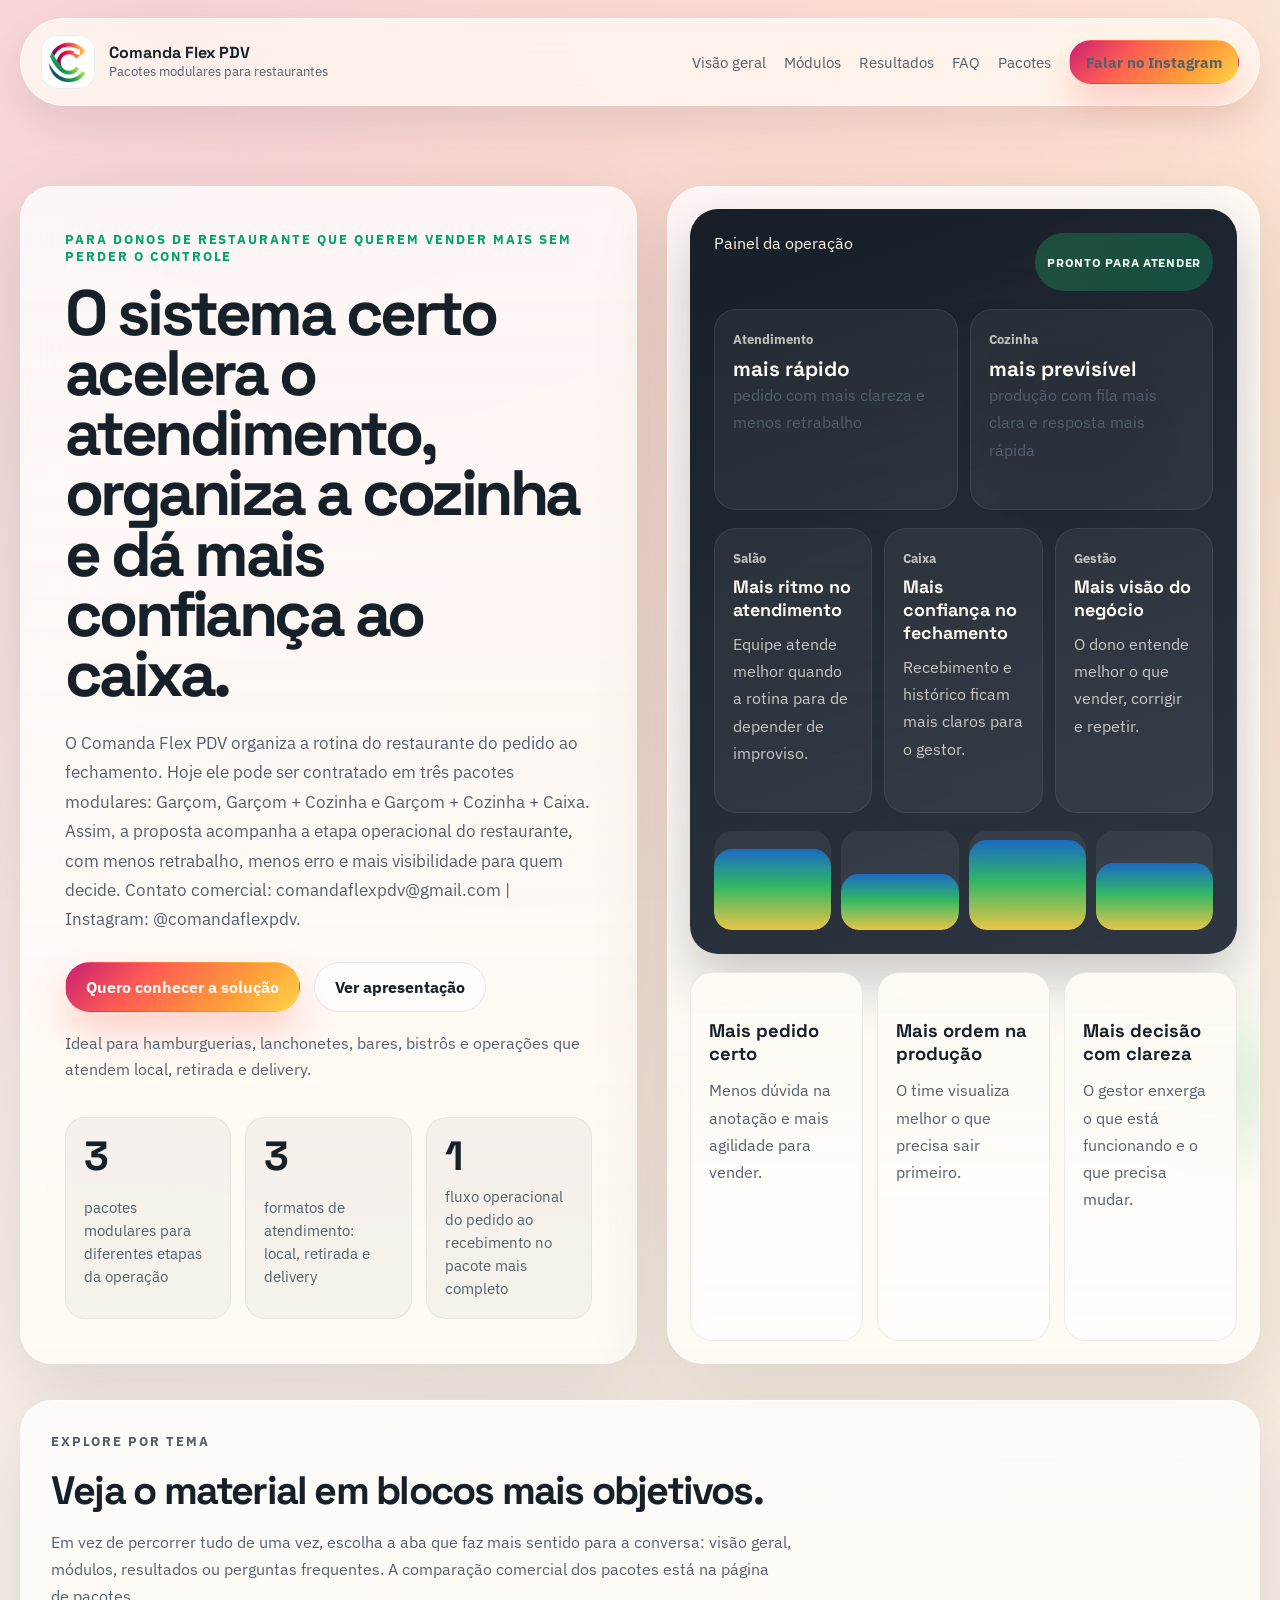
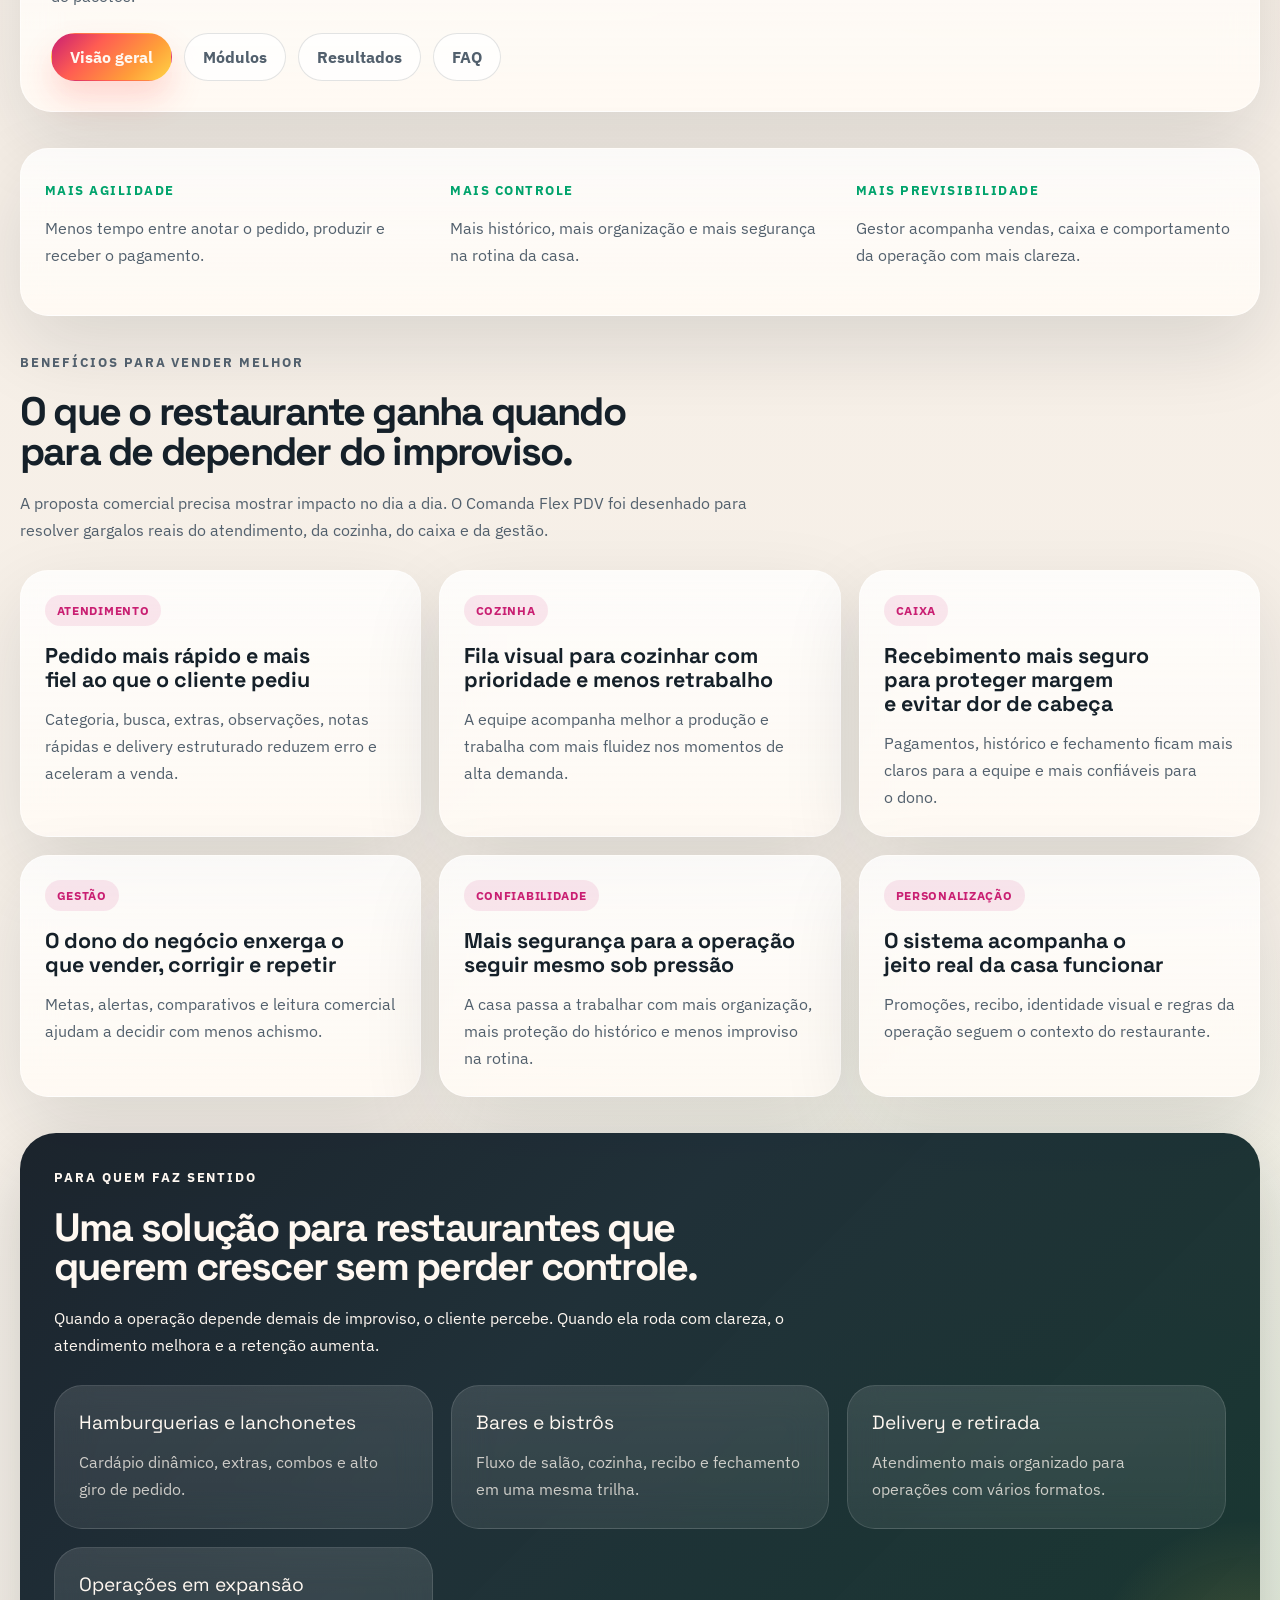
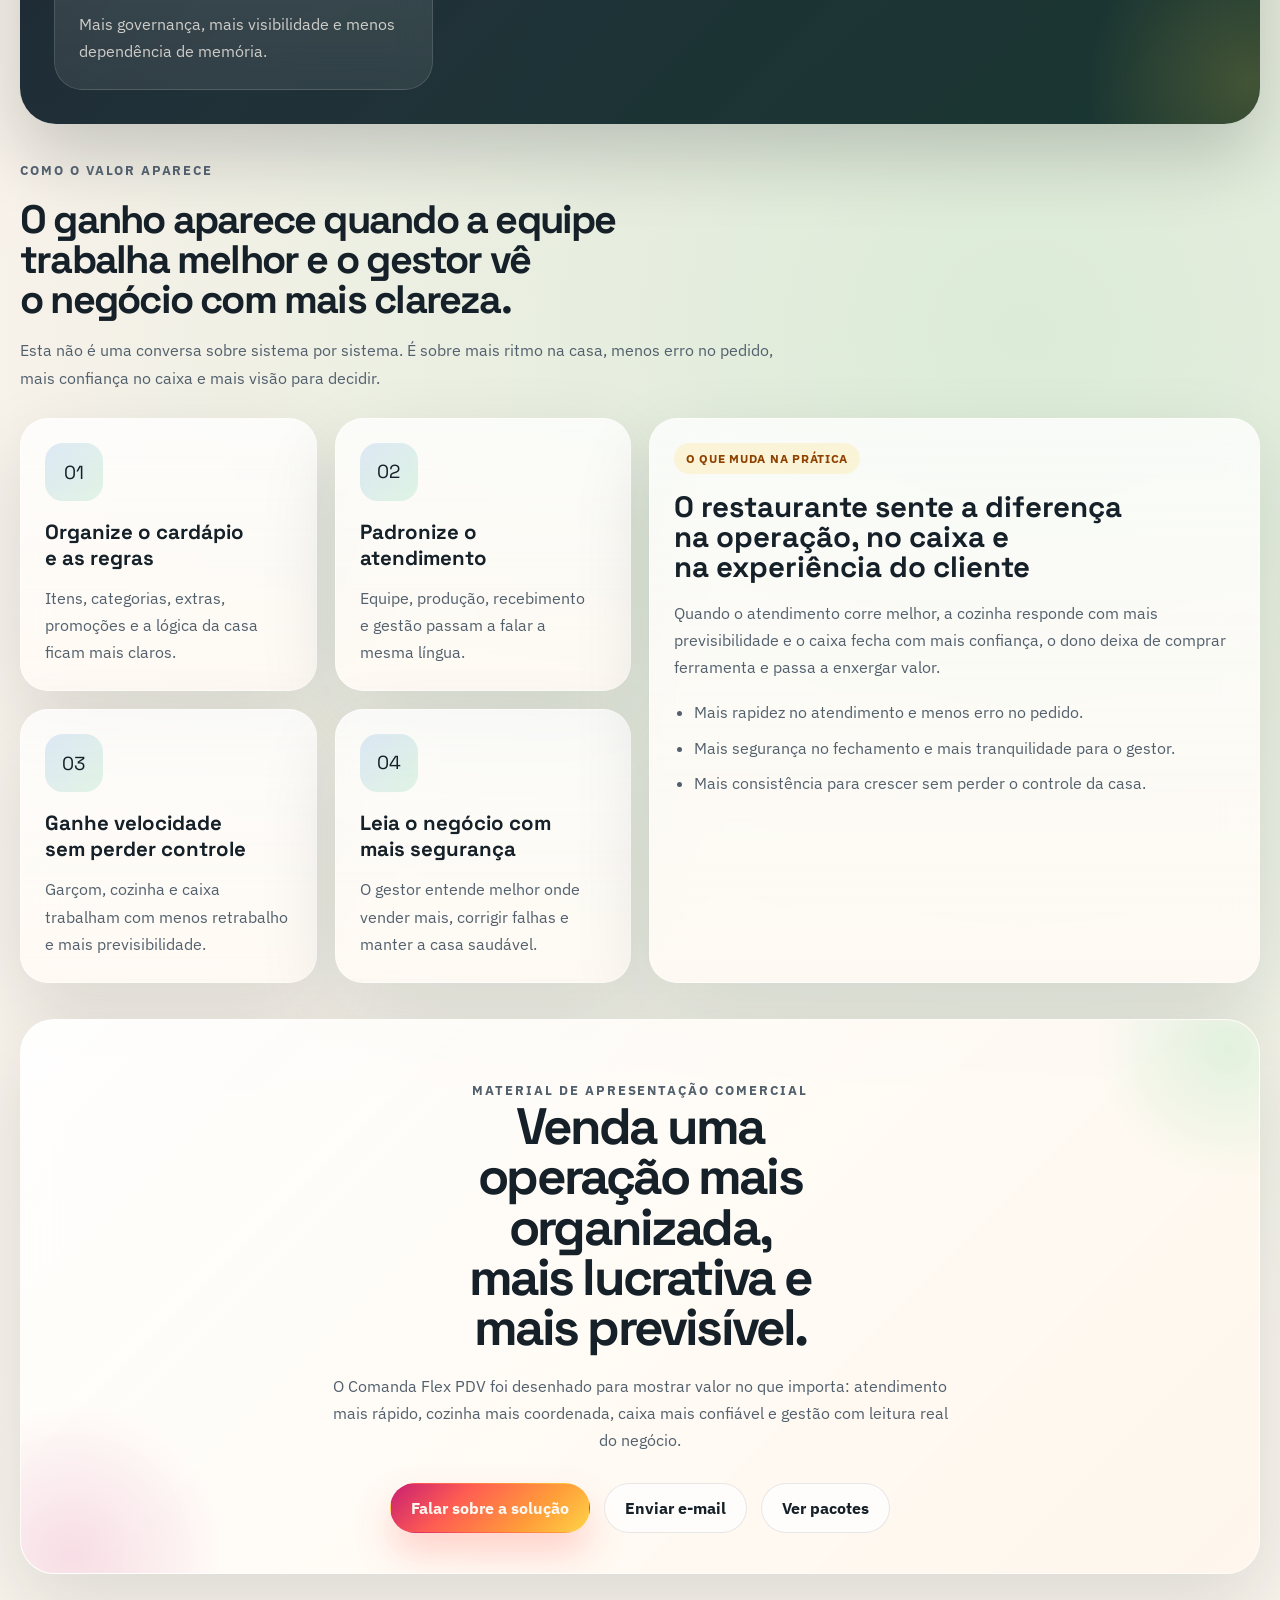
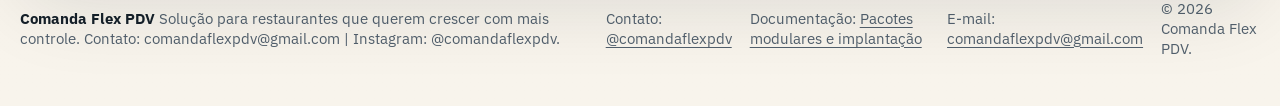
<file: index.html>
<!DOCTYPE html>
<html lang="pt-BR">
  <head>
    <meta charset="utf-8" />
    <meta name="viewport" content="width=device-width, initial-scale=1" />
    <title>Comanda Flex PDV | PDV operacional local para restaurantes</title>
    <meta
      name="description"
      content="Comanda Flex PDV é uma solução modular para restaurantes, com pacotes Garçom, Garçom + Cozinha e Garçom + Cozinha + Caixa. Contato: comandaflexpdv@gmail.com | Instagram: @comandaflexpdv."
    />
    <meta name="theme-color" content="#ff5d52" />
    <link rel="preconnect" href="https://fonts.googleapis.com" />
    <link rel="preconnect" href="https://fonts.gstatic.com" crossorigin />
    <link
      href="https://fonts.googleapis.com/css2?family=IBM+Plex+Sans:wght@400;500;600;700&family=Space+Grotesk:wght@500;700&display=swap"
      rel="stylesheet"
    />
    <link rel="icon" href="./assets/favicon.png" type="image/png" />
    <link rel="stylesheet" href="./assets/site.css" />
    <script defer src="./assets/site.js"></script>
  </head>
  <body>
    <div class="page-noise" aria-hidden="true"></div>

    <header class="site-header">
      <a class="brand" href="#topo" aria-label="Comanda Flex PDV">
        <img class="brand-logo" src="./assets/brand-logo.png" alt="" />
        <span class="brand-copy">
          <strong>Comanda Flex PDV</strong>
          <small>Pacotes modulares para restaurantes</small>
        </span>
      </a>

      <button
        class="nav-toggle"
        type="button"
        aria-expanded="false"
        aria-controls="site-nav"
      >
        Menu
      </button>

      <nav id="site-nav" class="site-nav" aria-label="Navegação principal">
        <a href="#conteudo" data-page-tab-target="visao">Visão geral</a>
        <a href="#conteudo" data-page-tab-target="modulos">Módulos</a>
        <a href="#conteudo" data-page-tab-target="resultados">Resultados</a>
        <a href="#conteudo" data-page-tab-target="faq">FAQ</a>
        <a href="./edicoes.html">Pacotes</a>
        <a
          class="button button-small button-primary"
          href="https://instagram.com/comandaflexpdv"
          target="_blank"
          rel="noreferrer"
        >
          Falar no Instagram
        </a>
      </nav>
    </header>

    <main id="topo">
      <section class="hero section-shell">
        <div class="hero-copy" data-reveal>
          <p class="eyebrow">Para donos de restaurante que querem vender mais sem perder o controle</p>
          <h1>O sistema certo acelera o atendimento, organiza a cozinha e dá mais confiança ao caixa.</h1>
          <p class="hero-lede">
            O Comanda Flex PDV organiza a rotina do restaurante do pedido ao
            fechamento. Hoje ele pode ser contratado em três pacotes modulares:
            Garçom, Garçom + Cozinha e Garçom + Cozinha + Caixa. Assim, a proposta
            acompanha a etapa operacional do restaurante, com menos retrabalho,
            menos erro e mais visibilidade para quem decide. Contato comercial:
            comandaflexpdv@gmail.com | Instagram: @comandaflexpdv.
          </p>

          <div class="hero-actions">
            <a
              class="button button-primary"
              href="https://instagram.com/comandaflexpdv"
              target="_blank"
              rel="noreferrer"
            >
              Quero conhecer a solução
            </a>
            <a class="button button-secondary" href="#conteudo" data-page-tab-target="visao">Ver apresentação</a>
          </div>

          <p class="hero-caption">
            Ideal para hamburguerias, lanchonetes, bares, bistrôs e operações
            que atendem local, retirada e delivery.
          </p>

          <ul class="hero-metrics" aria-label="Indicadores do produto">
            <li>
              <strong data-counter="3">3</strong>
              <span>pacotes modulares para diferentes etapas da operação</span>
            </li>
            <li>
              <strong data-counter="3">3</strong>
              <span>formatos de atendimento: local, retirada e delivery</span>
            </li>
            <li>
              <strong data-counter="1">1</strong>
              <span>fluxo operacional do pedido ao recebimento no pacote mais completo</span>
            </li>
          </ul>
        </div>

        <div class="hero-stage" data-reveal>
          <article class="sales-console">
            <div class="sales-console__header">
              <span>Painel da operação</span>
              <span class="status-pill">pronto para atender</span>
            </div>

            <div class="sales-strip">
              <div class="sales-kpi">
                <small>Atendimento</small>
                <strong>mais rápido</strong>
                <span>pedido com mais clareza e menos retrabalho</span>
              </div>
              <div class="sales-kpi">
                <small>Cozinha</small>
                <strong>mais previsível</strong>
                <span>produção com fila mais clara e resposta mais rápida</span>
              </div>
            </div>

            <div class="sales-grid">
              <article class="sales-card">
                <small>Salão</small>
                <strong>Mais ritmo no atendimento</strong>
                <p>Equipe atende melhor quando a rotina para de depender de improviso.</p>
              </article>
              <article class="sales-card">
                <small>Caixa</small>
                <strong>Mais confiança no fechamento</strong>
                <p>Recebimento e histórico ficam mais claros para o gestor.</p>
              </article>
              <article class="sales-card">
                <small>Gestão</small>
                <strong>Mais visão do negócio</strong>
                <p>O dono entende melhor o que vender, corrigir e repetir.</p>
              </article>
            </div>

            <div class="signal-band" aria-hidden="true">
              <span style="--fill: 82%"></span>
              <span style="--fill: 57%"></span>
              <span style="--fill: 91%"></span>
              <span style="--fill: 68%"></span>
            </div>
          </article>

          <div class="hero-sidecards">
            <article class="flow-card">
              <small>Garçom</small>
              <strong>Mais pedido certo</strong>
              <p>Menos dúvida na anotação e mais agilidade para vender.</p>
            </article>
            <article class="flow-card">
              <small>Cozinha</small>
              <strong>Mais ordem na produção</strong>
              <p>O time visualiza melhor o que precisa sair primeiro.</p>
            </article>
            <article class="flow-card">
              <small>Administração</small>
              <strong>Mais decisão com clareza</strong>
              <p>O gestor enxerga o que está funcionando e o que precisa mudar.</p>
            </article>
          </div>
        </div>
      </section>

      <section id="conteudo" class="section-shell page-tabs-intro" data-reveal>
        <div class="section-heading">
          <p class="eyebrow">Explore por tema</p>
          <h2>Veja o material em blocos mais objetivos.</h2>
          <p>
            Em vez de percorrer tudo de uma vez, escolha a aba que faz mais sentido
            para a conversa: visão geral, módulos, resultados ou perguntas frequentes.
            A comparação comercial dos pacotes está na página de pacotes.
          </p>
        </div>

        <div class="page-tabs-nav" role="tablist" aria-label="Conteúdo principal do site">
          <button
            class="page-tab is-active"
            type="button"
            role="tab"
            aria-selected="true"
            aria-controls="conteudo-visao"
            data-page-tab="visao"
          >
            Visão geral
          </button>
          <button
            class="page-tab"
            type="button"
            role="tab"
            aria-selected="false"
            aria-controls="conteudo-modulos"
            data-page-tab="modulos"
          >
            Módulos
          </button>
          <button
            class="page-tab"
            type="button"
            role="tab"
            aria-selected="false"
            aria-controls="conteudo-resultados"
            data-page-tab="resultados"
          >
            Resultados
          </button>
          <button
            class="page-tab"
            type="button"
            role="tab"
            aria-selected="false"
            aria-controls="conteudo-faq"
            data-page-tab="faq"
          >
            FAQ
          </button>
        </div>
      </section>

      <section id="conteudo-visao" class="proof-bar section-shell page-panel-section" data-page-panel="visao" data-reveal>
        <article class="proof-item">
          <span>Mais agilidade</span>
          <p>Menos tempo entre anotar o pedido, produzir e receber o pagamento.</p>
        </article>
        <article class="proof-item">
          <span>Mais controle</span>
          <p>Mais histórico, mais organização e mais segurança na rotina da casa.</p>
        </article>
        <article class="proof-item">
          <span>Mais previsibilidade</span>
          <p>Gestor acompanha vendas, caixa e comportamento da operação com mais clareza.</p>
        </article>
      </section>

      <section id="beneficios" class="section-shell page-panel-section" data-page-panel="visao">
        <div class="section-heading" data-reveal>
          <p class="eyebrow">Benefícios para vender melhor</p>
          <h2>O que o restaurante ganha quando para de depender do improviso.</h2>
          <p>
            A proposta comercial precisa mostrar impacto no dia a dia. O Comanda
            Flex PDV foi desenhado para resolver gargalos reais do atendimento,
            da cozinha, do caixa e da gestão.
          </p>
        </div>

        <div class="feature-grid">
          <article class="feature-card" data-reveal>
            <span class="feature-tag">Atendimento</span>
            <h3>Pedido mais rápido e mais fiel ao que o cliente pediu</h3>
            <p>
              Categoria, busca, extras, observações, notas rápidas e delivery
              estruturado reduzem erro e aceleram a venda.
            </p>
          </article>

          <article class="feature-card" data-reveal>
            <span class="feature-tag">Cozinha</span>
            <h3>Fila visual para cozinhar com prioridade e menos retrabalho</h3>
            <p>
              A equipe acompanha melhor a produção e trabalha com mais fluidez
              nos momentos de alta demanda.
            </p>
          </article>

          <article class="feature-card" data-reveal>
            <span class="feature-tag">Caixa</span>
            <h3>Recebimento mais seguro para proteger margem e evitar dor de cabeça</h3>
            <p>
              Pagamentos, histórico e fechamento ficam mais claros para a equipe
              e mais confiáveis para o dono.
            </p>
          </article>

          <article class="feature-card" data-reveal>
            <span class="feature-tag">Gestão</span>
            <h3>O dono do negócio enxerga o que vender, corrigir e repetir</h3>
            <p>
              Metas, alertas, comparativos e leitura comercial ajudam a decidir
              com menos achismo.
            </p>
          </article>

          <article class="feature-card" data-reveal>
            <span class="feature-tag">Confiabilidade</span>
            <h3>Mais segurança para a operação seguir mesmo sob pressão</h3>
            <p>
              A casa passa a trabalhar com mais organização, mais proteção do
              histórico e menos improviso na rotina.
            </p>
          </article>

          <article class="feature-card" data-reveal>
            <span class="feature-tag">Personalização</span>
            <h3>O sistema acompanha o jeito real da casa funcionar</h3>
            <p>
              Promoções, recibo, identidade visual e regras da operação seguem o
              contexto do restaurante.
            </p>
          </article>
        </div>
      </section>

      <section class="section-shell audience-shell page-panel-section" data-page-panel="visao">
        <div class="section-heading section-heading--light" data-reveal>
          <p class="eyebrow">Para quem faz sentido</p>
          <h2>Uma solução para restaurantes que querem crescer sem perder controle.</h2>
          <p>
            Quando a operação depende demais de improviso, o cliente percebe.
            Quando ela roda com clareza, o atendimento melhora e a retenção
            aumenta.
          </p>
        </div>

        <div class="audience-grid">
          <article class="audience-card" data-reveal>
            <span>Hamburguerias e lanchonetes</span>
            <p>Cardápio dinâmico, extras, combos e alto giro de pedido.</p>
          </article>
          <article class="audience-card" data-reveal>
            <span>Bares e bistrôs</span>
            <p>Fluxo de salão, cozinha, recibo e fechamento em uma mesma trilha.</p>
          </article>
          <article class="audience-card" data-reveal>
            <span>Delivery e retirada</span>
            <p>Atendimento mais organizado para operações com vários formatos.</p>
          </article>
          <article class="audience-card" data-reveal>
            <span>Operações em expansão</span>
            <p>Mais governança, mais visibilidade e menos dependência de memória.</p>
          </article>
        </div>
      </section>

      <section id="conteudo-modulos" class="section-shell modules-shell page-panel-section" data-page-panel="modulos">
        <div class="section-heading" data-reveal>
          <p class="eyebrow">Módulos que se reforçam</p>
          <h2>Os pacotes comerciais são montados a partir desses módulos operacionais.</h2>
          <p>
            Comercialmente, a leitura fica assim: Garçom é a base, Garçom + Cozinha
            adiciona produção integrada e Garçom + Cozinha + Caixa fecha o ciclo
            do pedido ao recebimento.
          </p>
        </div>

        <div class="module-tabs" role="tablist" aria-label="Módulos do sistema" data-reveal>
          <button
            class="module-tab is-active"
            type="button"
            id="tab-admin"
            role="tab"
            aria-selected="true"
            aria-controls="panel-admin"
            data-module="admin"
          >
            Administração
          </button>
          <button
            class="module-tab"
            type="button"
            id="tab-waiter"
            role="tab"
            aria-selected="false"
            aria-controls="panel-waiter"
            data-module="waiter"
          >
            Garçom
          </button>
          <button
            class="module-tab"
            type="button"
            id="tab-kitchen"
            role="tab"
            aria-selected="false"
            aria-controls="panel-kitchen"
            data-module="kitchen"
          >
            Cozinha
          </button>
          <button
            class="module-tab"
            type="button"
            id="tab-cashier"
            role="tab"
            aria-selected="false"
            aria-controls="panel-cashier"
            data-module="cashier"
          >
            Caixa
          </button>
        </div>

        <div class="module-panels">
          <article
            class="module-panel is-active"
            id="panel-admin"
            role="tabpanel"
            aria-labelledby="tab-admin"
            data-module-panel="admin"
            data-reveal
          >
            <div class="module-copy">
              <span class="module-kicker">Administração</span>
              <h3>O gestor para de apagar incêndio e passa a dirigir a operação.</h3>
              <p>
                O painel administrativo centraliza a leitura do negócio, regras
                da casa, promoções e configurações que ajudam a manter a
                operação mais organizada.
              </p>
              <ul class="module-list">
                <li>Metas, alertas e leitura comercial em um mesmo lugar.</li>
                <li>Promoções, categorias, extras e regras do dia a dia.</li>
                <li>Mais histórico, segurança e continuidade para a rotina.</li>
              </ul>
            </div>

            <div class="module-mock module-mock--admin" aria-hidden="true">
              <div class="mock-pill">metas</div>
              <div class="mock-pill">alertas</div>
              <div class="mock-bar" style="--fill: 84%"></div>
              <div class="mock-bar" style="--fill: 61%"></div>
              <div class="mock-grid">
                <span></span>
                <span></span>
                <span></span>
                <span></span>
                <span></span>
                <span></span>
              </div>
            </div>
          </article>

          <article
            class="module-panel"
            id="panel-waiter"
            role="tabpanel"
            aria-labelledby="tab-waiter"
            data-module-panel="waiter"
            data-reveal
            hidden
          >
            <div class="module-copy">
              <span class="module-kicker">Garçom</span>
              <h3>Mais mesas atendidas com menos fricção para quem vende.</h3>
              <p>
                O atendimento fica rápido e padronizado, com busca, categorias,
                extras, observações, promoções automáticas e fluxo completo para
                local, retirada e delivery.
              </p>
              <ul class="module-list">
                <li>Notas rápidas e revisão antes da confirmação do pedido.</li>
                <li>Mais proteção para não perder o ritmo do atendimento.</li>
                <li>Histórico do pedido para apoiar pós-venda e correções.</li>
              </ul>
            </div>

            <div class="module-mock module-mock--waiter" aria-hidden="true">
              <div class="order-chip">burger duplo + bacon</div>
              <div class="order-chip">combo promocional</div>
              <div class="order-chip">delivery</div>
              <div class="order-note">sem cebola | extra molho | taxa aplicada</div>
              <div class="sync-strip">
                <span class="sync-dot"></span>
                <strong>pedido protegido para seguir</strong>
              </div>
            </div>
          </article>

          <article
            class="module-panel"
            id="panel-kitchen"
            role="tabpanel"
            aria-labelledby="tab-kitchen"
            data-module-panel="kitchen"
            data-reveal
            hidden
          >
            <div class="module-copy">
              <span class="module-kicker">Cozinha</span>
              <h3>A produção trabalha com fila visual, prioridade e mais previsibilidade.</h3>
              <p>
                O time acompanha a carga de pedidos com mais clareza e ganha
                ritmo para responder melhor nos horários de pico.
              </p>
              <ul class="module-list">
                <li>Mais leitura da fila para evitar atraso invisível.</li>
                <li>Mais foco no que precisa sair primeiro.</li>
                <li>Mais histórico para entender o que aconteceu em cada pedido.</li>
              </ul>
            </div>

            <div class="module-mock module-mock--kitchen" aria-hidden="true">
              <div class="kitchen-card">
                <small>pendente</small>
                <strong>02:11</strong>
              </div>
              <div class="kitchen-card">
                <small>em preparo</small>
                <strong>08:42</strong>
              </div>
              <div class="kitchen-card is-hot">
                <small>aguardando caixa</small>
                <strong>13:09</strong>
              </div>
            </div>
          </article>

          <article
            class="module-panel"
            id="panel-cashier"
            role="tabpanel"
            aria-labelledby="tab-cashier"
            data-module-panel="cashier"
            data-reveal
            hidden
          >
            <div class="module-copy">
              <span class="module-kicker">Caixa</span>
              <h3>O recebimento deixa de ser um ponto cego do restaurante.</h3>
              <p>
                A rotina do caixa combina agilidade no atendimento com mais
                confiança para fechar o dia sem dor de cabeça.
              </p>
              <ul class="module-list">
                <li>Recebimento mais claro para a equipe.</li>
                <li>Fechamento mais confiável para o gestor.</li>
                <li>Mais histórico para evitar dúvidas e retrabalho.</li>
              </ul>
            </div>

            <div class="module-mock module-mock--cashier" aria-hidden="true">
              <div class="cash-line">
                <span>Dinheiro</span>
                <strong>R$ 120,00</strong>
              </div>
              <div class="cash-line">
                <span>Cartão</span>
                <strong>R$ 90,00</strong>
              </div>
              <div class="cash-total">
                <span>valor esperado</span>
                <strong>R$ 210,00</strong>
              </div>
            </div>
          </article>
        </div>
      </section>

      <section id="conteudo-resultados" class="section-shell retention-shell page-panel-section" data-page-panel="resultados">
        <div class="section-heading" data-reveal>
          <p class="eyebrow">O que o dono percebe na prática</p>
          <h2>Restaurantes permanecem quando a rotina melhora de verdade.</h2>
          <p>
            Dono de restaurante continua com a solução quando percebe mais ritmo
            no atendimento, mais confiança no caixa e mais clareza para tomar
            decisão.
          </p>
        </div>

        <div class="retention-grid">
          <article class="retention-card" data-reveal>
            <h3>Equipe mais aderente</h3>
            <p>
              Fluxos claros, menos retrabalho e operação mais organizada fazem a
              equipe comprar a ideia mais rápido.
            </p>
          </article>
          <article class="retention-card" data-reveal>
            <h3>Gestor mais confiante</h3>
            <p>
              Quando o dono enxerga melhor vendas, caixa e pontos de ajuste, a
              solução passa a fazer parte da rotina da gestão.
            </p>
          </article>
          <article class="retention-card" data-reveal>
            <h3>Casa mais alinhada ao próprio jeito de operar</h3>
            <p>
              Cardápio, promoção, recibo e identidade acompanham a realidade da
              operação sem engessar o negócio.
            </p>
          </article>
          <article class="retention-card" data-reveal>
            <h3>Mais continuidade no dia a dia</h3>
            <p>
              A rotina segue mais protegida, com histórico e organização para a
              casa não voltar ao improviso.
            </p>
          </article>
        </div>
      </section>

      <section class="section-shell implementation-shell page-panel-section" data-page-panel="visao">
        <div class="section-heading" data-reveal>
          <p class="eyebrow">Como o valor aparece</p>
          <h2>O ganho aparece quando a equipe trabalha melhor e o gestor vê o negócio com mais clareza.</h2>
          <p>
            Esta não é uma conversa sobre sistema por sistema. É sobre mais
            ritmo na casa, menos erro no pedido, mais confiança no caixa e mais
            visão para decidir.
          </p>
        </div>

        <div class="implementation-grid">
          <div class="timeline" data-reveal>
            <article class="timeline-step">
              <span>01</span>
              <h3>Organize o cardápio e as regras</h3>
              <p>Itens, categorias, extras, promoções e a lógica da casa ficam mais claros.</p>
            </article>
            <article class="timeline-step">
              <span>02</span>
              <h3>Padronize o atendimento</h3>
              <p>Equipe, produção, recebimento e gestão passam a falar a mesma língua.</p>
            </article>
            <article class="timeline-step">
              <span>03</span>
              <h3>Ganhe velocidade sem perder controle</h3>
              <p>Garçom, cozinha e caixa trabalham com menos retrabalho e mais previsibilidade.</p>
            </article>
            <article class="timeline-step">
              <span>04</span>
              <h3>Leia o negócio com mais segurança</h3>
              <p>O gestor entende melhor onde vender mais, corrigir falhas e manter a casa saudável.</p>
            </article>
          </div>

          <article class="implementation-card" data-reveal>
            <span class="feature-tag feature-tag--warm">O que muda na prática</span>
            <h3>O restaurante sente a diferença na operação, no caixa e na experiência do cliente</h3>
            <p>
              Quando o atendimento corre melhor, a cozinha responde com mais
              previsibilidade e o caixa fecha com mais confiança, o dono deixa
              de comprar ferramenta e passa a enxergar valor.
            </p>
            <ul class="module-list">
              <li>Mais rapidez no atendimento e menos erro no pedido.</li>
              <li>Mais segurança no fechamento e mais tranquilidade para o gestor.</li>
              <li>Mais consistência para crescer sem perder o controle da casa.</li>
            </ul>
          </article>
        </div>
      </section>

      <section id="conteudo-faq" class="section-shell faq-shell page-panel-section" data-page-panel="faq">
        <div class="section-heading" data-reveal>
          <p class="eyebrow">Perguntas que ajudam a fechar</p>
          <h2>Objeções comuns, respondidas de forma direta.</h2>
        </div>

        <div class="faq-list" data-reveal>
          <details class="faq-item" open>
            <summary>O sistema atende local, retirada e delivery?</summary>
            <p>
              Sim. O fluxo contempla os três formatos para que a operação atenda
              melhor diferentes momentos de venda.
            </p>
          </details>

          <details class="faq-item">
            <summary>O ganho aparece só para o gestor?</summary>
            <p>
              Não. O salão ganha mais ritmo, a cozinha trabalha com mais ordem,
              o caixa fecha com mais confiança e o gestor enxerga melhor o
              negócio.
            </p>
          </details>

          <details class="faq-item">
            <summary>Existe controle financeiro sério para o caixa?</summary>
            <p>
              Sim. O foco do caixa é dar mais segurança ao recebimento e mais
              tranquilidade ao fechamento da rotina.
            </p>
          </details>

          <details class="faq-item">
            <summary>O gestor consegue acompanhar desempenho de verdade?</summary>
            <p>
              Sim. A solução ajuda a entender melhor o que está vendendo, onde
              há desperdício e o que precisa ser corrigido.
            </p>
          </details>
        </div>
      </section>

      <section class="closing-cta section-shell" data-reveal>
        <p class="eyebrow">Material de apresentação comercial</p>
        <h2>Venda uma operação mais organizada, mais lucrativa e mais previsível.</h2>
        <p>
          O Comanda Flex PDV foi desenhado para mostrar valor no que importa:
          atendimento mais rápido, cozinha mais coordenada, caixa mais confiável
          e gestão com leitura real do negócio.
        </p>

        <div class="hero-actions">
          <a
            class="button button-primary"
            href="https://instagram.com/comandaflexpdv"
            target="_blank"
            rel="noreferrer"
          >
            Falar sobre a solução
          </a>
          <a class="button button-secondary" href="mailto:comandaflexpdv@gmail.com">Enviar e-mail</a>
          <a class="button button-secondary" href="./edicoes.html">Ver pacotes</a>
        </div>
      </section>
    </main>

    <footer class="site-footer">
      <p>
        <strong>Comanda Flex PDV</strong>
        <span>Solução para restaurantes que querem crescer com mais controle. Contato: comandaflexpdv@gmail.com | Instagram: @comandaflexpdv.</span>
      </p>
      <p>
        Contato: <a href="https://instagram.com/comandaflexpdv" target="_blank" rel="noreferrer">@comandaflexpdv</a>
      </p>
      <p>
        Documentação: <a href="./edicoes.html">Pacotes modulares e implantação</a>
      </p>
      <p>
        E-mail: <a href="mailto:comandaflexpdv@gmail.com">comandaflexpdv@gmail.com</a>
      </p>
      <p>&copy; <span id="current-year">2026</span> Comanda Flex PDV.</p>
    </footer>
  </body>
</html>
</file>
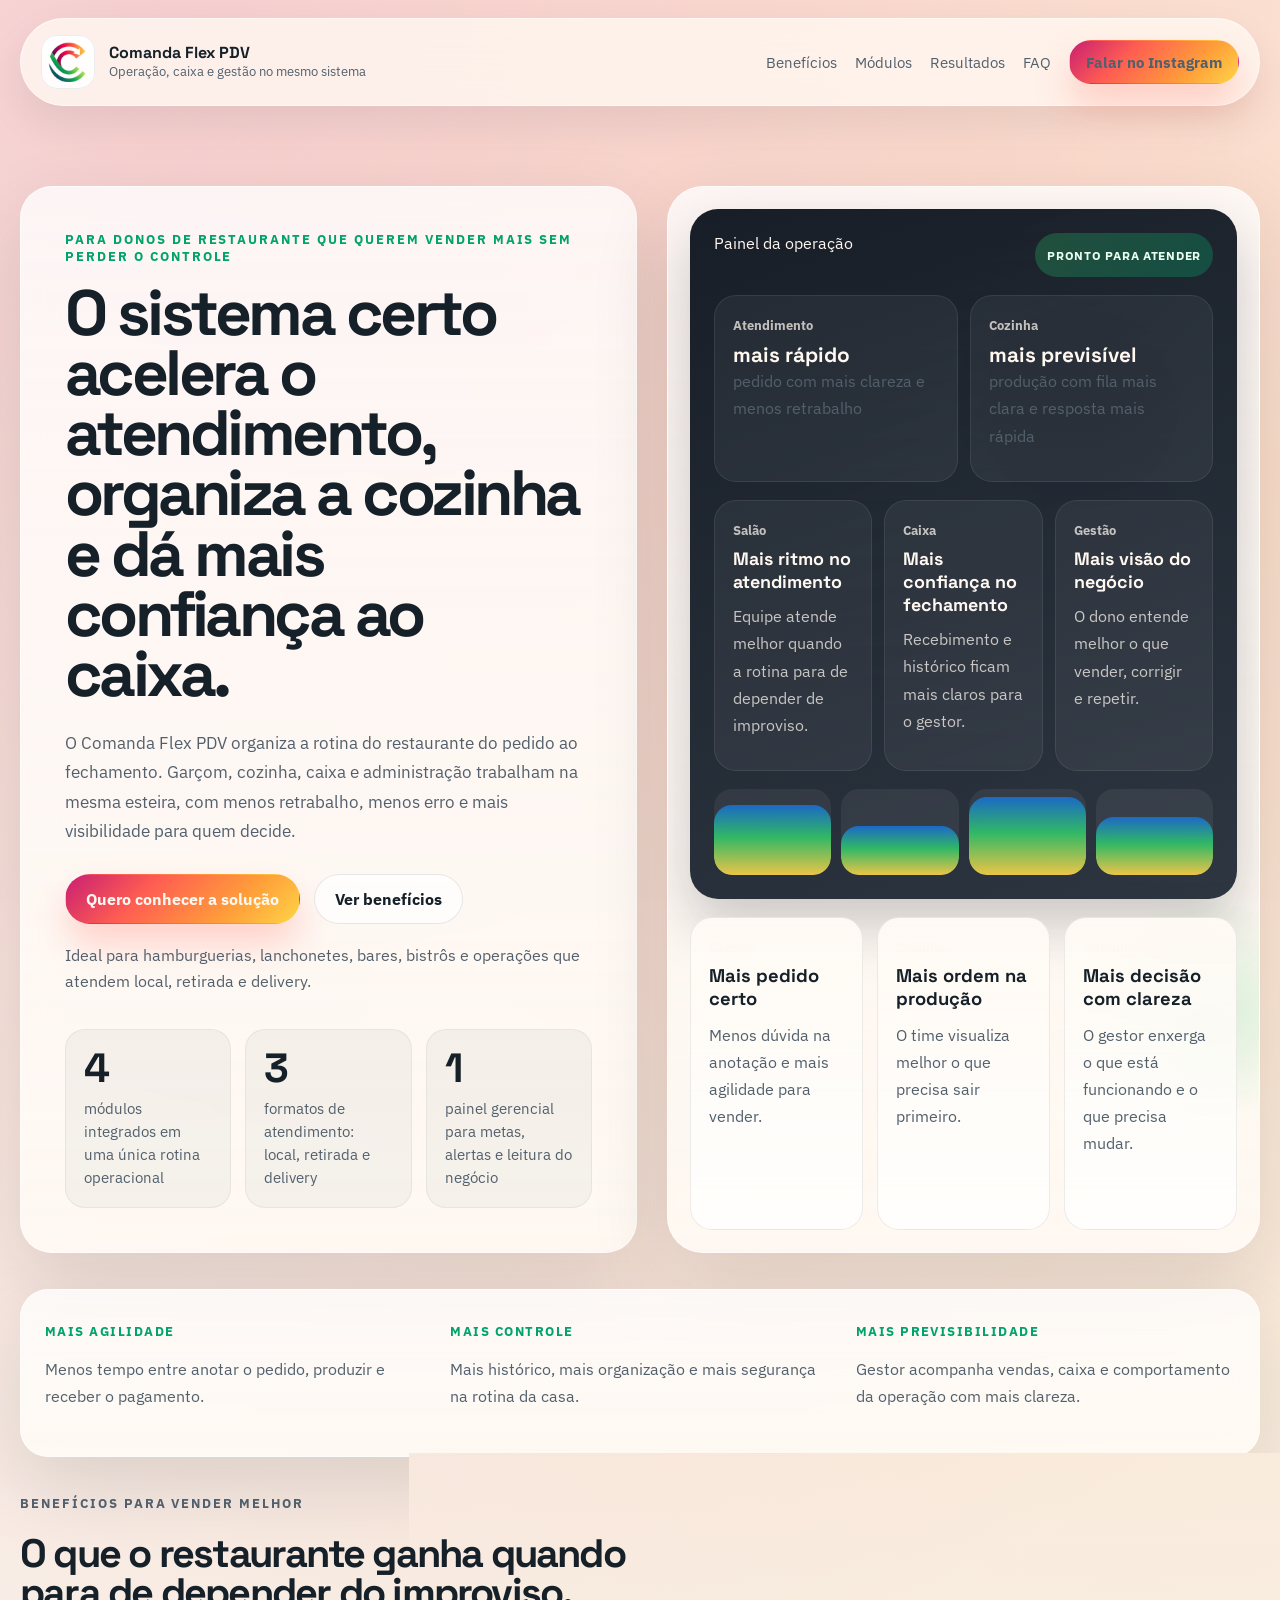
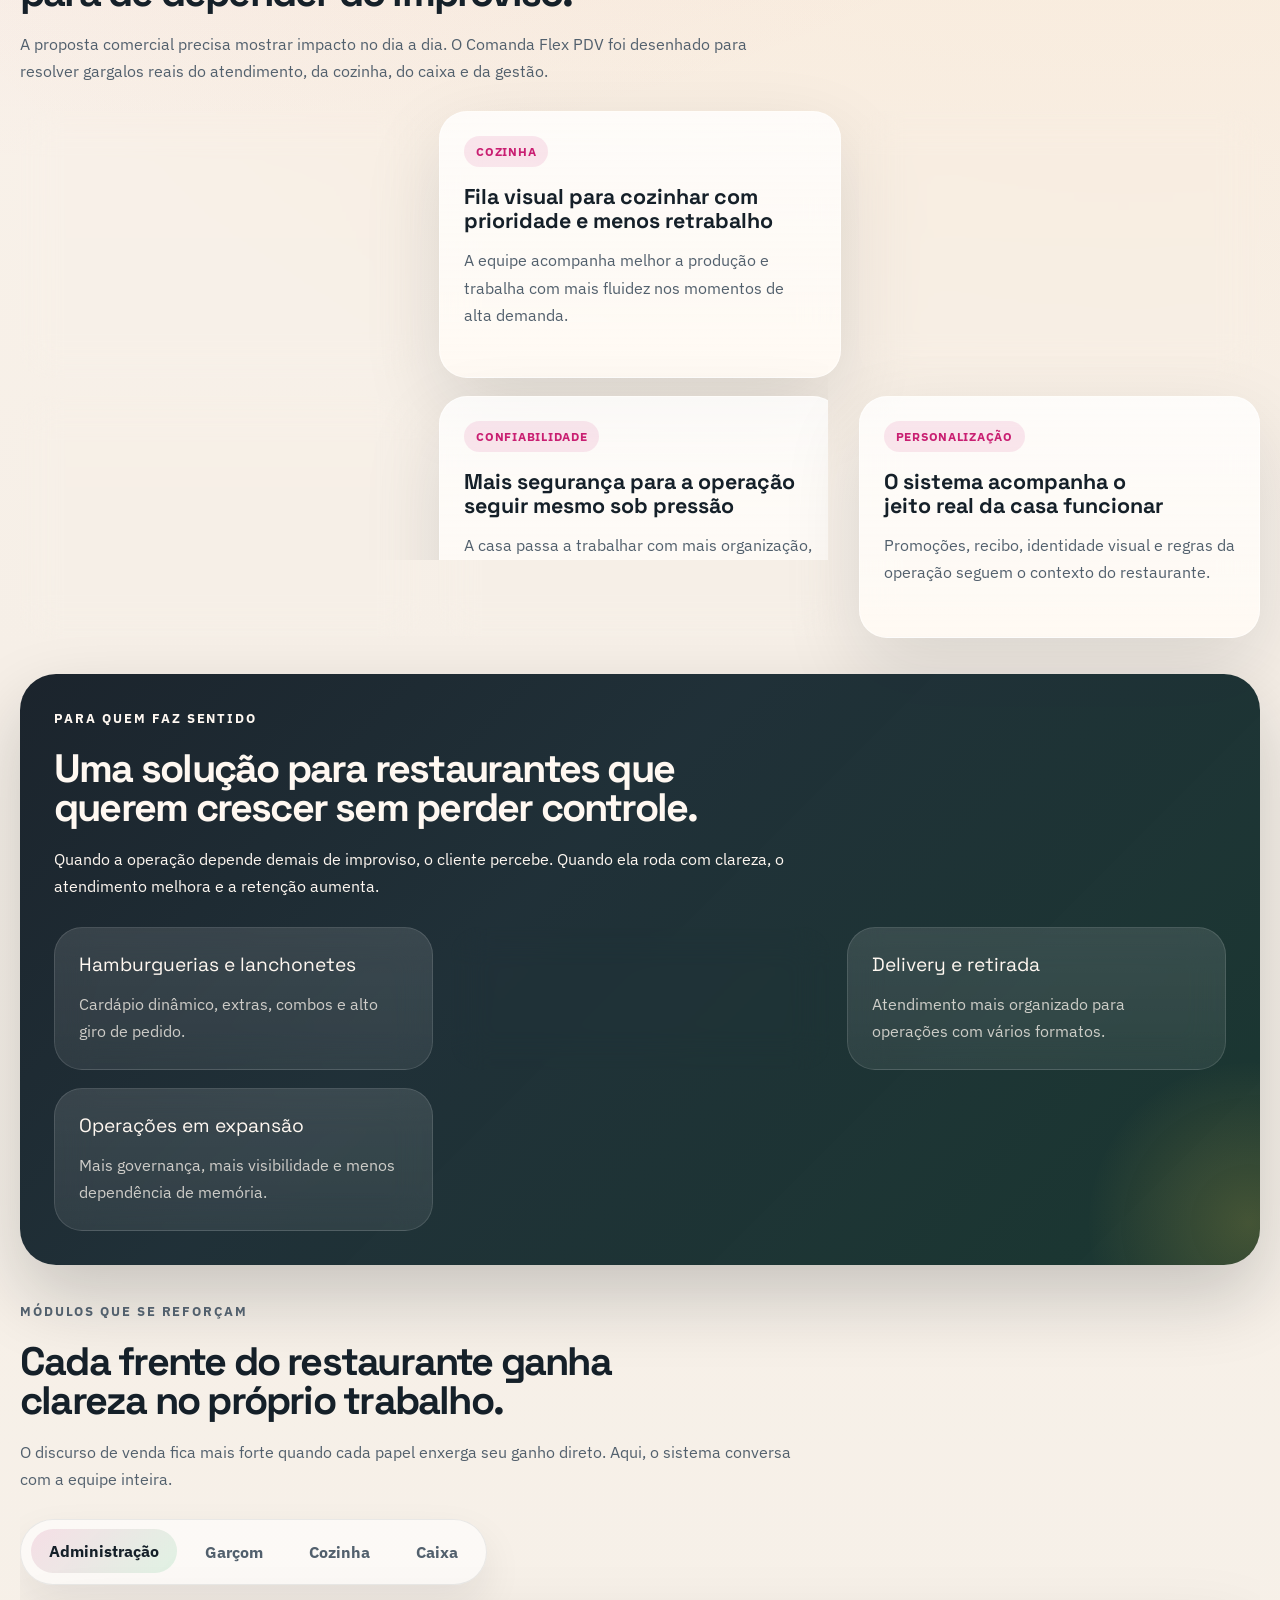
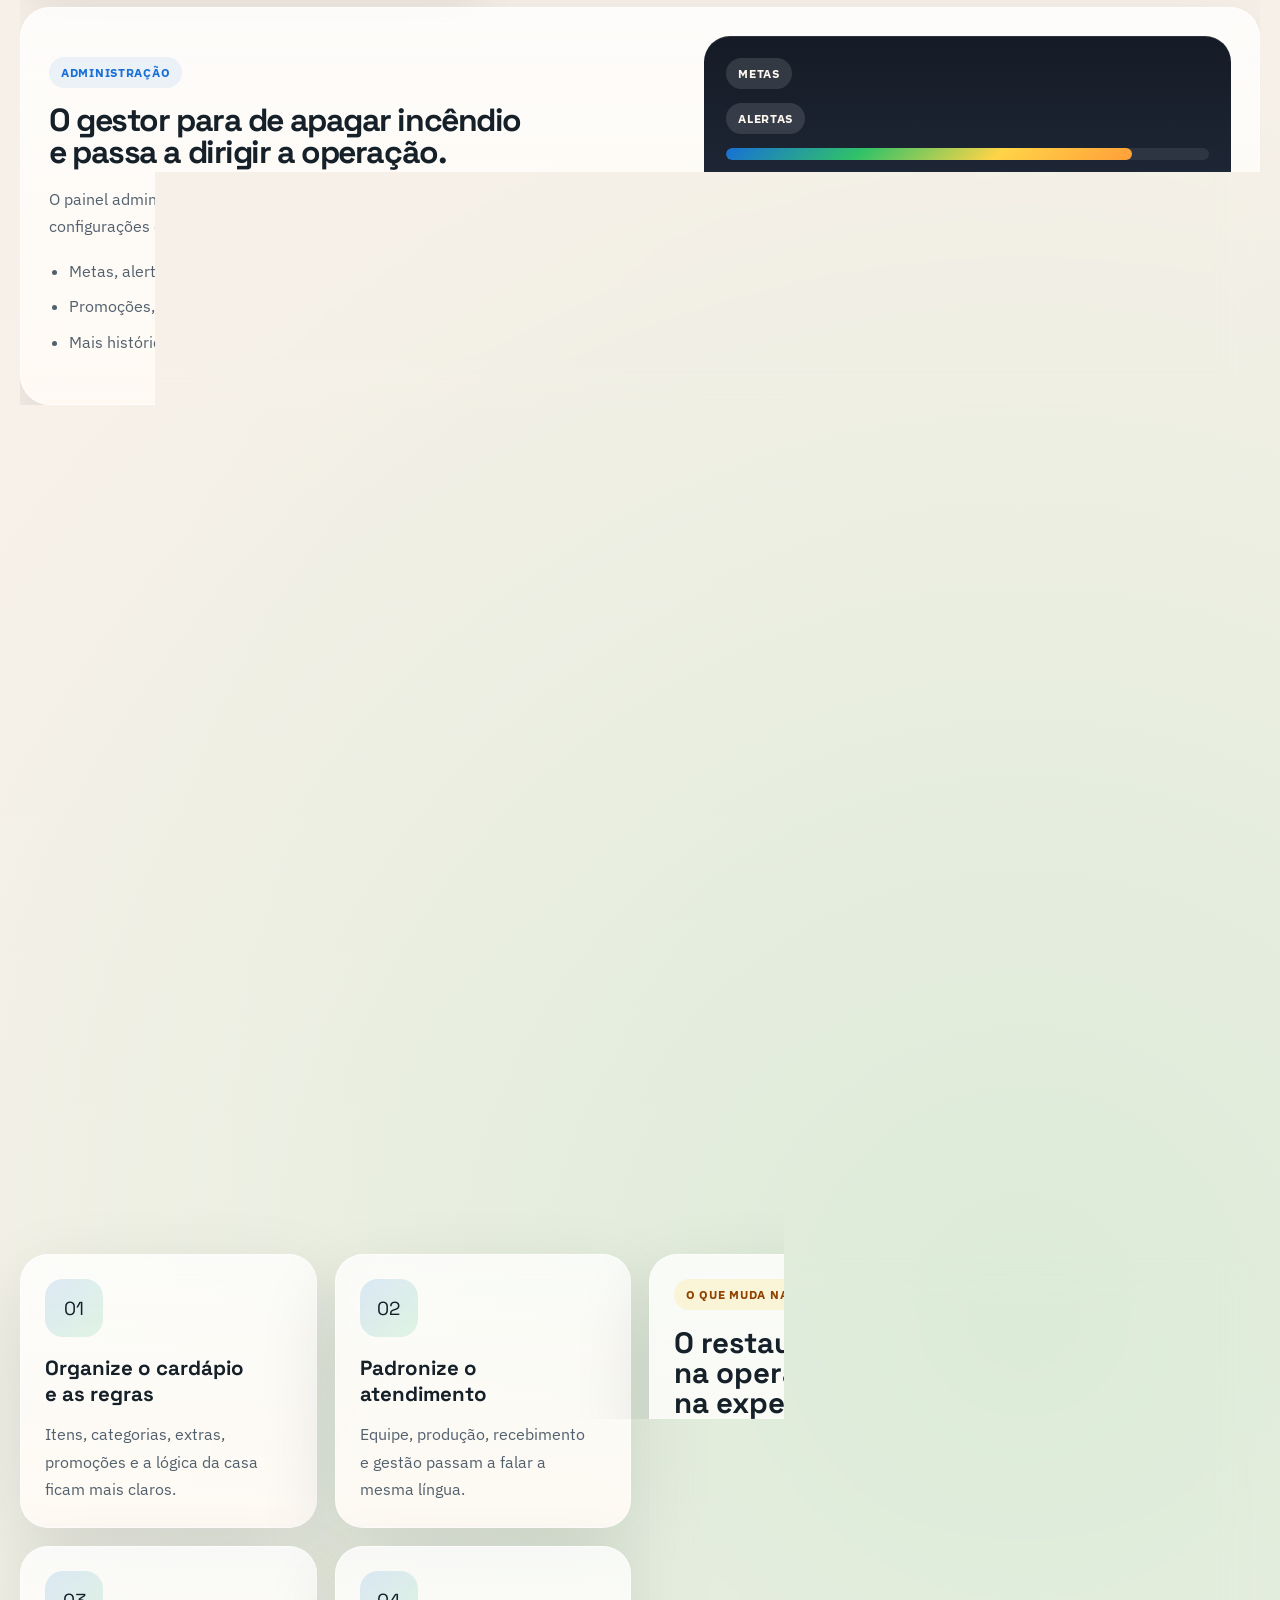
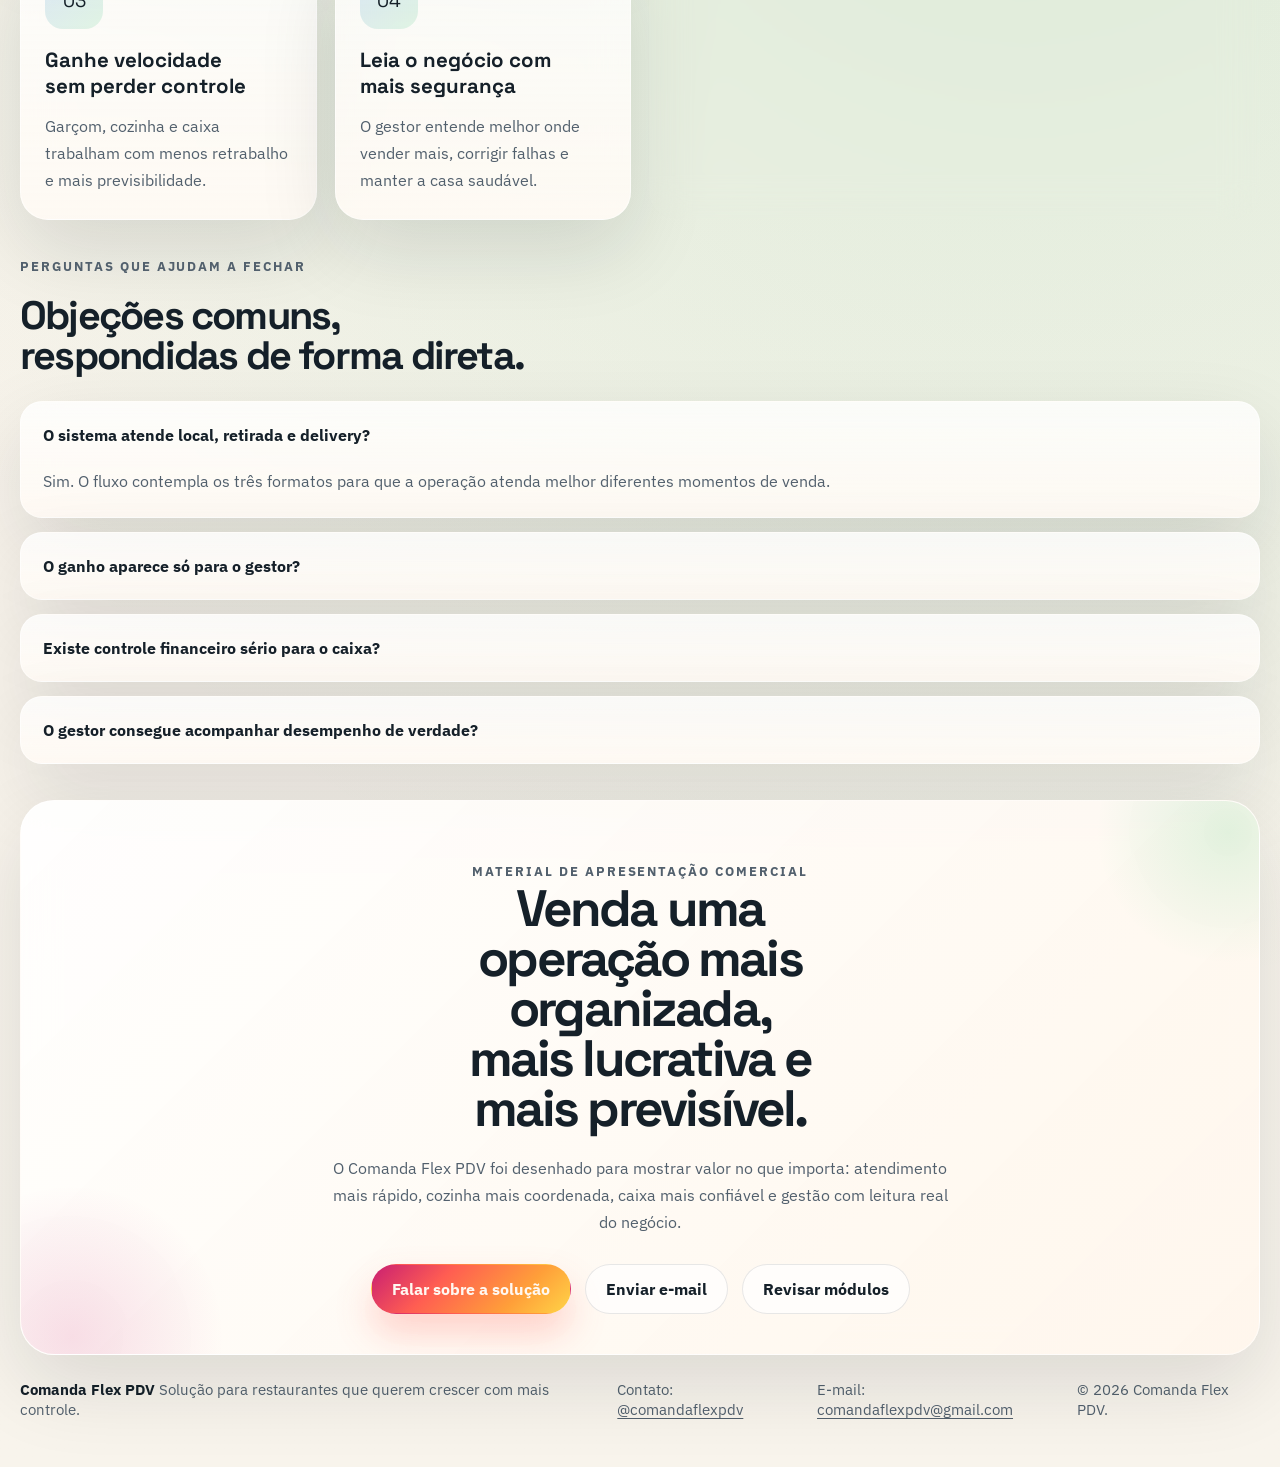
<file: docs/index.html>
<!DOCTYPE html>
<html lang="pt-BR">
  <head>
    <meta charset="utf-8" />
    <meta name="viewport" content="width=device-width, initial-scale=1" />
    <title>Comanda Flex PDV | Para donos de restaurante que querem vender com mais controle</title>
    <meta
      name="description"
      content="Comanda Flex PDV é uma solução para restaurantes com mais agilidade no atendimento, mais controle no caixa e mais clareza para a gestão."
    />
    <meta name="theme-color" content="#ff5d52" />
    <link rel="preconnect" href="https://fonts.googleapis.com" />
    <link rel="preconnect" href="https://fonts.gstatic.com" crossorigin />
    <link
      href="https://fonts.googleapis.com/css2?family=IBM+Plex+Sans:wght@400;500;600;700&family=Space+Grotesk:wght@500;700&display=swap"
      rel="stylesheet"
    />
    <link rel="icon" href="./assets/favicon.png" type="image/png" />
    <link rel="stylesheet" href="./assets/site.css" />
    <script defer src="./assets/site.js"></script>
  </head>
  <body>
    <div class="page-noise" aria-hidden="true"></div>

    <header class="site-header">
      <a class="brand" href="#topo" aria-label="Comanda Flex PDV">
        <img class="brand-logo" src="./assets/brand-logo.png" alt="" />
        <span class="brand-copy">
          <strong>Comanda Flex PDV</strong>
          <small>Operação, caixa e gestão no mesmo sistema</small>
        </span>
      </a>

      <button
        class="nav-toggle"
        type="button"
        aria-expanded="false"
        aria-controls="site-nav"
      >
        Menu
      </button>

      <nav id="site-nav" class="site-nav" aria-label="Navegação principal">
        <a href="#beneficios">Benefícios</a>
        <a href="#modulos">Módulos</a>
        <a href="#resultados">Resultados</a>
        <a href="#faq">FAQ</a>
        <a
          class="button button-small button-primary"
          href="https://instagram.com/comandaflexpdv"
          target="_blank"
          rel="noreferrer"
        >
          Falar no Instagram
        </a>
      </nav>
    </header>

    <main id="topo">
      <section class="hero section-shell">
        <div class="hero-copy" data-reveal>
          <p class="eyebrow">Para donos de restaurante que querem vender mais sem perder o controle</p>
          <h1>O sistema certo acelera o atendimento, organiza a cozinha e dá mais confiança ao caixa.</h1>
          <p class="hero-lede">
            O Comanda Flex PDV organiza a rotina do restaurante do pedido ao
            fechamento. Garçom, cozinha, caixa e administração trabalham na
            mesma esteira, com menos retrabalho, menos erro e mais visibilidade
            para quem decide.
          </p>

          <div class="hero-actions">
            <a
              class="button button-primary"
              href="https://instagram.com/comandaflexpdv"
              target="_blank"
              rel="noreferrer"
            >
              Quero conhecer a solução
            </a>
            <a class="button button-secondary" href="#beneficios">Ver benefícios</a>
          </div>

          <p class="hero-caption">
            Ideal para hamburguerias, lanchonetes, bares, bistrôs e operações
            que atendem local, retirada e delivery.
          </p>

          <ul class="hero-metrics" aria-label="Indicadores do produto">
            <li>
              <strong data-counter="4">4</strong>
              <span>módulos integrados em uma única rotina operacional</span>
            </li>
            <li>
              <strong data-counter="3">3</strong>
              <span>formatos de atendimento: local, retirada e delivery</span>
            </li>
            <li>
              <strong data-counter="1">1</strong>
              <span>painel gerencial para metas, alertas e leitura do negócio</span>
            </li>
          </ul>
        </div>

        <div class="hero-stage" data-reveal>
          <article class="sales-console">
            <div class="sales-console__header">
              <span>Painel da operação</span>
              <span class="status-pill">pronto para atender</span>
            </div>

            <div class="sales-strip">
              <div class="sales-kpi">
                <small>Atendimento</small>
                <strong>mais rápido</strong>
                <span>pedido com mais clareza e menos retrabalho</span>
              </div>
              <div class="sales-kpi">
                <small>Cozinha</small>
                <strong>mais previsível</strong>
                <span>produção com fila mais clara e resposta mais rápida</span>
              </div>
            </div>

            <div class="sales-grid">
              <article class="sales-card">
                <small>Salão</small>
                <strong>Mais ritmo no atendimento</strong>
                <p>Equipe atende melhor quando a rotina para de depender de improviso.</p>
              </article>
              <article class="sales-card">
                <small>Caixa</small>
                <strong>Mais confiança no fechamento</strong>
                <p>Recebimento e histórico ficam mais claros para o gestor.</p>
              </article>
              <article class="sales-card">
                <small>Gestão</small>
                <strong>Mais visão do negócio</strong>
                <p>O dono entende melhor o que vender, corrigir e repetir.</p>
              </article>
            </div>

            <div class="signal-band" aria-hidden="true">
              <span style="--fill: 82%"></span>
              <span style="--fill: 57%"></span>
              <span style="--fill: 91%"></span>
              <span style="--fill: 68%"></span>
            </div>
          </article>

          <div class="hero-sidecards">
            <article class="flow-card">
              <small>Garçom</small>
              <strong>Mais pedido certo</strong>
              <p>Menos dúvida na anotação e mais agilidade para vender.</p>
            </article>
            <article class="flow-card">
              <small>Cozinha</small>
              <strong>Mais ordem na produção</strong>
              <p>O time visualiza melhor o que precisa sair primeiro.</p>
            </article>
            <article class="flow-card">
              <small>Administração</small>
              <strong>Mais decisão com clareza</strong>
              <p>O gestor enxerga o que está funcionando e o que precisa mudar.</p>
            </article>
          </div>
        </div>
      </section>

      <section class="proof-bar section-shell" data-reveal>
        <article class="proof-item">
          <span>Mais agilidade</span>
          <p>Menos tempo entre anotar o pedido, produzir e receber o pagamento.</p>
        </article>
        <article class="proof-item">
          <span>Mais controle</span>
          <p>Mais histórico, mais organização e mais segurança na rotina da casa.</p>
        </article>
        <article class="proof-item">
          <span>Mais previsibilidade</span>
          <p>Gestor acompanha vendas, caixa e comportamento da operação com mais clareza.</p>
        </article>
      </section>

      <section id="beneficios" class="section-shell">
        <div class="section-heading" data-reveal>
          <p class="eyebrow">Benefícios para vender melhor</p>
          <h2>O que o restaurante ganha quando para de depender do improviso.</h2>
          <p>
            A proposta comercial precisa mostrar impacto no dia a dia. O Comanda
            Flex PDV foi desenhado para resolver gargalos reais do atendimento,
            da cozinha, do caixa e da gestão.
          </p>
        </div>

        <div class="feature-grid">
          <article class="feature-card" data-reveal>
            <span class="feature-tag">Atendimento</span>
            <h3>Pedido mais rápido e mais fiel ao que o cliente pediu</h3>
            <p>
              Categoria, busca, extras, observações, notas rápidas e delivery
              estruturado reduzem erro e aceleram a venda.
            </p>
          </article>

          <article class="feature-card" data-reveal>
            <span class="feature-tag">Cozinha</span>
            <h3>Fila visual para cozinhar com prioridade e menos retrabalho</h3>
            <p>
              A equipe acompanha melhor a produção e trabalha com mais fluidez
              nos momentos de alta demanda.
            </p>
          </article>

          <article class="feature-card" data-reveal>
            <span class="feature-tag">Caixa</span>
            <h3>Recebimento mais seguro para proteger margem e evitar dor de cabeça</h3>
            <p>
              Pagamentos, histórico e fechamento ficam mais claros para a equipe
              e mais confiáveis para o dono.
            </p>
          </article>

          <article class="feature-card" data-reveal>
            <span class="feature-tag">Gestão</span>
            <h3>O dono do negócio enxerga o que vender, corrigir e repetir</h3>
            <p>
              Metas, alertas, comparativos e leitura comercial ajudam a decidir
              com menos achismo.
            </p>
          </article>

          <article class="feature-card" data-reveal>
            <span class="feature-tag">Confiabilidade</span>
            <h3>Mais segurança para a operação seguir mesmo sob pressão</h3>
            <p>
              A casa passa a trabalhar com mais organização, mais proteção do
              histórico e menos improviso na rotina.
            </p>
          </article>

          <article class="feature-card" data-reveal>
            <span class="feature-tag">Personalização</span>
            <h3>O sistema acompanha o jeito real da casa funcionar</h3>
            <p>
              Promoções, recibo, identidade visual e regras da operação seguem o
              contexto do restaurante.
            </p>
          </article>
        </div>
      </section>

      <section class="section-shell audience-shell">
        <div class="section-heading section-heading--light" data-reveal>
          <p class="eyebrow">Para quem faz sentido</p>
          <h2>Uma solução para restaurantes que querem crescer sem perder controle.</h2>
          <p>
            Quando a operação depende demais de improviso, o cliente percebe.
            Quando ela roda com clareza, o atendimento melhora e a retenção
            aumenta.
          </p>
        </div>

        <div class="audience-grid">
          <article class="audience-card" data-reveal>
            <span>Hamburguerias e lanchonetes</span>
            <p>Cardápio dinâmico, extras, combos e alto giro de pedido.</p>
          </article>
          <article class="audience-card" data-reveal>
            <span>Bares e bistrôs</span>
            <p>Fluxo de salão, cozinha, recibo e fechamento em uma mesma trilha.</p>
          </article>
          <article class="audience-card" data-reveal>
            <span>Delivery e retirada</span>
            <p>Atendimento mais organizado para operações com vários formatos.</p>
          </article>
          <article class="audience-card" data-reveal>
            <span>Operações em expansão</span>
            <p>Mais governança, mais visibilidade e menos dependência de memória.</p>
          </article>
        </div>
      </section>

      <section id="modulos" class="section-shell modules-shell">
        <div class="section-heading" data-reveal>
          <p class="eyebrow">Módulos que se reforçam</p>
          <h2>Cada frente do restaurante ganha clareza no próprio trabalho.</h2>
          <p>
            O discurso de venda fica mais forte quando cada papel enxerga seu
            ganho direto. Aqui, o sistema conversa com a equipe inteira.
          </p>
        </div>

        <div class="module-tabs" role="tablist" aria-label="Módulos do sistema" data-reveal>
          <button
            class="module-tab is-active"
            type="button"
            id="tab-admin"
            role="tab"
            aria-selected="true"
            aria-controls="panel-admin"
            data-module="admin"
          >
            Administração
          </button>
          <button
            class="module-tab"
            type="button"
            id="tab-waiter"
            role="tab"
            aria-selected="false"
            aria-controls="panel-waiter"
            data-module="waiter"
          >
            Garçom
          </button>
          <button
            class="module-tab"
            type="button"
            id="tab-kitchen"
            role="tab"
            aria-selected="false"
            aria-controls="panel-kitchen"
            data-module="kitchen"
          >
            Cozinha
          </button>
          <button
            class="module-tab"
            type="button"
            id="tab-cashier"
            role="tab"
            aria-selected="false"
            aria-controls="panel-cashier"
            data-module="cashier"
          >
            Caixa
          </button>
        </div>

        <div class="module-panels">
          <article
            class="module-panel is-active"
            id="panel-admin"
            role="tabpanel"
            aria-labelledby="tab-admin"
            data-module-panel="admin"
            data-reveal
          >
            <div class="module-copy">
              <span class="module-kicker">Administração</span>
              <h3>O gestor para de apagar incêndio e passa a dirigir a operação.</h3>
              <p>
                O painel administrativo centraliza a leitura do negócio, regras
                da casa, promoções e configurações que ajudam a manter a
                operação mais organizada.
              </p>
              <ul class="module-list">
                <li>Metas, alertas e leitura comercial em um mesmo lugar.</li>
                <li>Promoções, categorias, extras e regras do dia a dia.</li>
                <li>Mais histórico, segurança e continuidade para a rotina.</li>
              </ul>
            </div>

            <div class="module-mock module-mock--admin" aria-hidden="true">
              <div class="mock-pill">metas</div>
              <div class="mock-pill">alertas</div>
              <div class="mock-bar" style="--fill: 84%"></div>
              <div class="mock-bar" style="--fill: 61%"></div>
              <div class="mock-grid">
                <span></span>
                <span></span>
                <span></span>
                <span></span>
                <span></span>
                <span></span>
              </div>
            </div>
          </article>

          <article
            class="module-panel"
            id="panel-waiter"
            role="tabpanel"
            aria-labelledby="tab-waiter"
            data-module-panel="waiter"
            data-reveal
            hidden
          >
            <div class="module-copy">
              <span class="module-kicker">Garçom</span>
              <h3>Mais mesas atendidas com menos fricção para quem vende.</h3>
              <p>
                O atendimento fica rápido e padronizado, com busca, categorias,
                extras, observações, promoções automáticas e fluxo completo para
                local, retirada e delivery.
              </p>
              <ul class="module-list">
                <li>Notas rápidas e revisão antes da confirmação do pedido.</li>
                <li>Mais proteção para não perder o ritmo do atendimento.</li>
                <li>Histórico do pedido para apoiar pós-venda e correções.</li>
              </ul>
            </div>

            <div class="module-mock module-mock--waiter" aria-hidden="true">
              <div class="order-chip">burger duplo + bacon</div>
              <div class="order-chip">combo promocional</div>
              <div class="order-chip">delivery</div>
              <div class="order-note">sem cebola | extra molho | taxa aplicada</div>
              <div class="sync-strip">
                <span class="sync-dot"></span>
                <strong>pedido protegido para seguir</strong>
              </div>
            </div>
          </article>

          <article
            class="module-panel"
            id="panel-kitchen"
            role="tabpanel"
            aria-labelledby="tab-kitchen"
            data-module-panel="kitchen"
            data-reveal
            hidden
          >
            <div class="module-copy">
              <span class="module-kicker">Cozinha</span>
              <h3>A produção trabalha com fila visual, prioridade e mais previsibilidade.</h3>
              <p>
                O time acompanha a carga de pedidos com mais clareza e ganha
                ritmo para responder melhor nos horários de pico.
              </p>
              <ul class="module-list">
                <li>Mais leitura da fila para evitar atraso invisível.</li>
                <li>Mais foco no que precisa sair primeiro.</li>
                <li>Mais histórico para entender o que aconteceu em cada pedido.</li>
              </ul>
            </div>

            <div class="module-mock module-mock--kitchen" aria-hidden="true">
              <div class="kitchen-card">
                <small>pendente</small>
                <strong>02:11</strong>
              </div>
              <div class="kitchen-card">
                <small>em preparo</small>
                <strong>08:42</strong>
              </div>
              <div class="kitchen-card is-hot">
                <small>aguardando caixa</small>
                <strong>13:09</strong>
              </div>
            </div>
          </article>

          <article
            class="module-panel"
            id="panel-cashier"
            role="tabpanel"
            aria-labelledby="tab-cashier"
            data-module-panel="cashier"
            data-reveal
            hidden
          >
            <div class="module-copy">
              <span class="module-kicker">Caixa</span>
              <h3>O recebimento deixa de ser um ponto cego do restaurante.</h3>
              <p>
                A rotina do caixa combina agilidade no atendimento com mais
                confiança para fechar o dia sem dor de cabeça.
              </p>
              <ul class="module-list">
                <li>Recebimento mais claro para a equipe.</li>
                <li>Fechamento mais confiável para o gestor.</li>
                <li>Mais histórico para evitar dúvidas e retrabalho.</li>
              </ul>
            </div>

            <div class="module-mock module-mock--cashier" aria-hidden="true">
              <div class="cash-line">
                <span>Dinheiro</span>
                <strong>R$ 120,00</strong>
              </div>
              <div class="cash-line">
                <span>Cartão</span>
                <strong>R$ 90,00</strong>
              </div>
              <div class="cash-total">
                <span>valor esperado</span>
                <strong>R$ 210,00</strong>
              </div>
            </div>
          </article>
        </div>
      </section>

      <section id="resultados" class="section-shell retention-shell">
        <div class="section-heading" data-reveal>
          <p class="eyebrow">O que o dono percebe na prática</p>
          <h2>Restaurantes permanecem quando a rotina melhora de verdade.</h2>
          <p>
            Dono de restaurante continua com a solução quando percebe mais ritmo
            no atendimento, mais confiança no caixa e mais clareza para tomar
            decisão.
          </p>
        </div>

        <div class="retention-grid">
          <article class="retention-card" data-reveal>
            <h3>Equipe mais aderente</h3>
            <p>
              Fluxos claros, menos retrabalho e operação mais organizada fazem a
              equipe comprar a ideia mais rápido.
            </p>
          </article>
          <article class="retention-card" data-reveal>
            <h3>Gestor mais confiante</h3>
            <p>
              Quando o dono enxerga melhor vendas, caixa e pontos de ajuste, a
              solução passa a fazer parte da rotina da gestão.
            </p>
          </article>
          <article class="retention-card" data-reveal>
            <h3>Casa mais alinhada ao próprio jeito de operar</h3>
            <p>
              Cardápio, promoção, recibo e identidade acompanham a realidade da
              operação sem engessar o negócio.
            </p>
          </article>
          <article class="retention-card" data-reveal>
            <h3>Mais continuidade no dia a dia</h3>
            <p>
              A rotina segue mais protegida, com histórico e organização para a
              casa não voltar ao improviso.
            </p>
          </article>
        </div>
      </section>

      <section class="section-shell implementation-shell">
        <div class="section-heading" data-reveal>
          <p class="eyebrow">Como o valor aparece</p>
          <h2>O ganho aparece quando a equipe trabalha melhor e o gestor vê o negócio com mais clareza.</h2>
          <p>
            Esta não é uma conversa sobre sistema por sistema. É sobre mais
            ritmo na casa, menos erro no pedido, mais confiança no caixa e mais
            visão para decidir.
          </p>
        </div>

        <div class="implementation-grid">
          <div class="timeline" data-reveal>
            <article class="timeline-step">
              <span>01</span>
              <h3>Organize o cardápio e as regras</h3>
              <p>Itens, categorias, extras, promoções e a lógica da casa ficam mais claros.</p>
            </article>
            <article class="timeline-step">
              <span>02</span>
              <h3>Padronize o atendimento</h3>
              <p>Equipe, produção, recebimento e gestão passam a falar a mesma língua.</p>
            </article>
            <article class="timeline-step">
              <span>03</span>
              <h3>Ganhe velocidade sem perder controle</h3>
              <p>Garçom, cozinha e caixa trabalham com menos retrabalho e mais previsibilidade.</p>
            </article>
            <article class="timeline-step">
              <span>04</span>
              <h3>Leia o negócio com mais segurança</h3>
              <p>O gestor entende melhor onde vender mais, corrigir falhas e manter a casa saudável.</p>
            </article>
          </div>

          <article class="implementation-card" data-reveal>
            <span class="feature-tag feature-tag--warm">O que muda na prática</span>
            <h3>O restaurante sente a diferença na operação, no caixa e na experiência do cliente</h3>
            <p>
              Quando o atendimento corre melhor, a cozinha responde com mais
              previsibilidade e o caixa fecha com mais confiança, o dono deixa
              de comprar ferramenta e passa a enxergar valor.
            </p>
            <ul class="module-list">
              <li>Mais rapidez no atendimento e menos erro no pedido.</li>
              <li>Mais segurança no fechamento e mais tranquilidade para o gestor.</li>
              <li>Mais consistência para crescer sem perder o controle da casa.</li>
            </ul>
          </article>
        </div>
      </section>

      <section id="faq" class="section-shell faq-shell">
        <div class="section-heading" data-reveal>
          <p class="eyebrow">Perguntas que ajudam a fechar</p>
          <h2>Objeções comuns, respondidas de forma direta.</h2>
        </div>

        <div class="faq-list" data-reveal>
          <details class="faq-item" open>
            <summary>O sistema atende local, retirada e delivery?</summary>
            <p>
              Sim. O fluxo contempla os três formatos para que a operação atenda
              melhor diferentes momentos de venda.
            </p>
          </details>

          <details class="faq-item">
            <summary>O ganho aparece só para o gestor?</summary>
            <p>
              Não. O salão ganha mais ritmo, a cozinha trabalha com mais ordem,
              o caixa fecha com mais confiança e o gestor enxerga melhor o
              negócio.
            </p>
          </details>

          <details class="faq-item">
            <summary>Existe controle financeiro sério para o caixa?</summary>
            <p>
              Sim. O foco do caixa é dar mais segurança ao recebimento e mais
              tranquilidade ao fechamento da rotina.
            </p>
          </details>

          <details class="faq-item">
            <summary>O gestor consegue acompanhar desempenho de verdade?</summary>
            <p>
              Sim. A solução ajuda a entender melhor o que está vendendo, onde
              há desperdício e o que precisa ser corrigido.
            </p>
          </details>
        </div>
      </section>

      <section class="closing-cta section-shell" data-reveal>
        <p class="eyebrow">Material de apresentação comercial</p>
        <h2>Venda uma operação mais organizada, mais lucrativa e mais previsível.</h2>
        <p>
          O Comanda Flex PDV foi desenhado para mostrar valor no que importa:
          atendimento mais rápido, cozinha mais coordenada, caixa mais confiável
          e gestão com leitura real do negócio.
        </p>

        <div class="hero-actions">
          <a
            class="button button-primary"
            href="https://instagram.com/comandaflexpdv"
            target="_blank"
            rel="noreferrer"
          >
            Falar sobre a solução
          </a>
          <a class="button button-secondary" href="mailto:comandaflexpdv@gmail.com">Enviar e-mail</a>
          <a class="button button-secondary" href="#modulos">Revisar módulos</a>
        </div>
      </section>
    </main>

    <footer class="site-footer">
      <p>
        <strong>Comanda Flex PDV</strong>
        <span>Solução para restaurantes que querem crescer com mais controle.</span>
      </p>
      <p>
        Contato: <a href="https://instagram.com/comandaflexpdv" target="_blank" rel="noreferrer">@comandaflexpdv</a>
      </p>
      <p>
        E-mail: <a href="mailto:comandaflexpdv@gmail.com">comandaflexpdv@gmail.com</a>
      </p>
      <p>&copy; <span id="current-year">2026</span> Comanda Flex PDV.</p>
    </footer>
  </body>
</html>
</file>
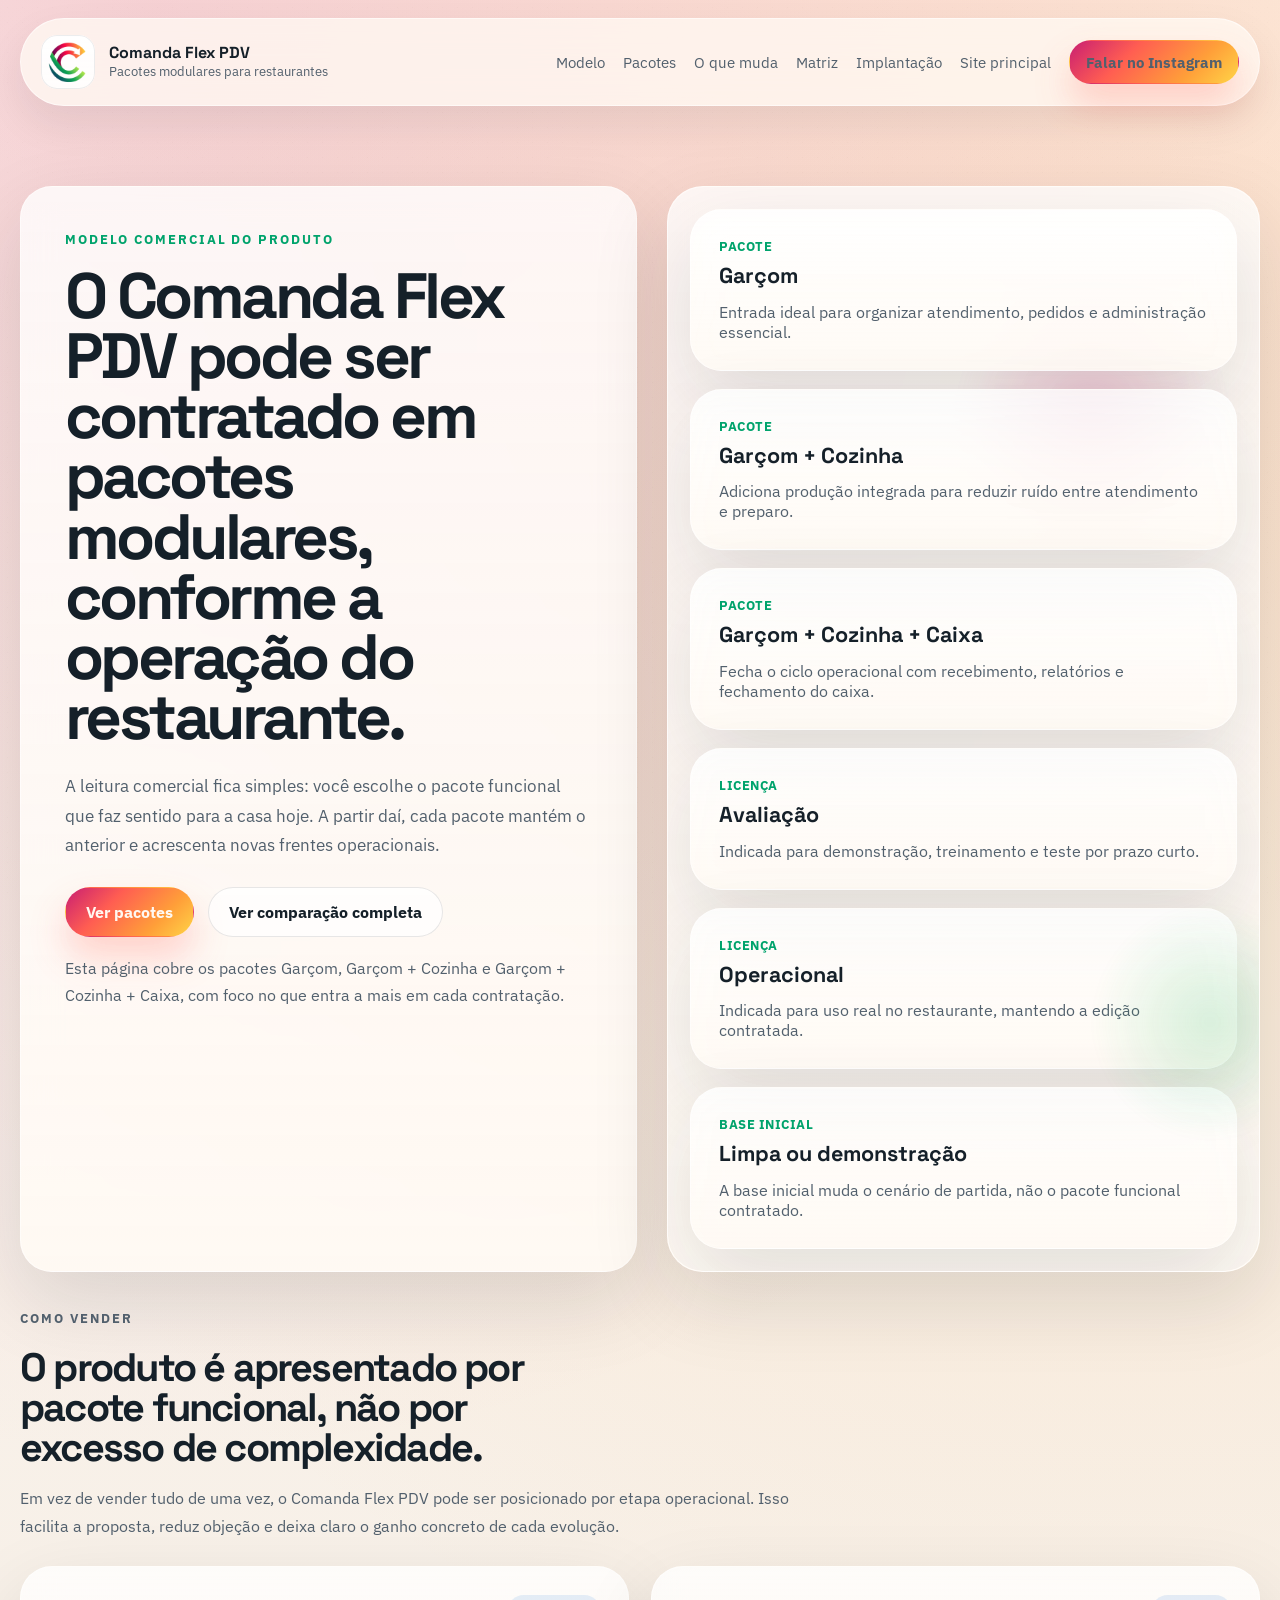
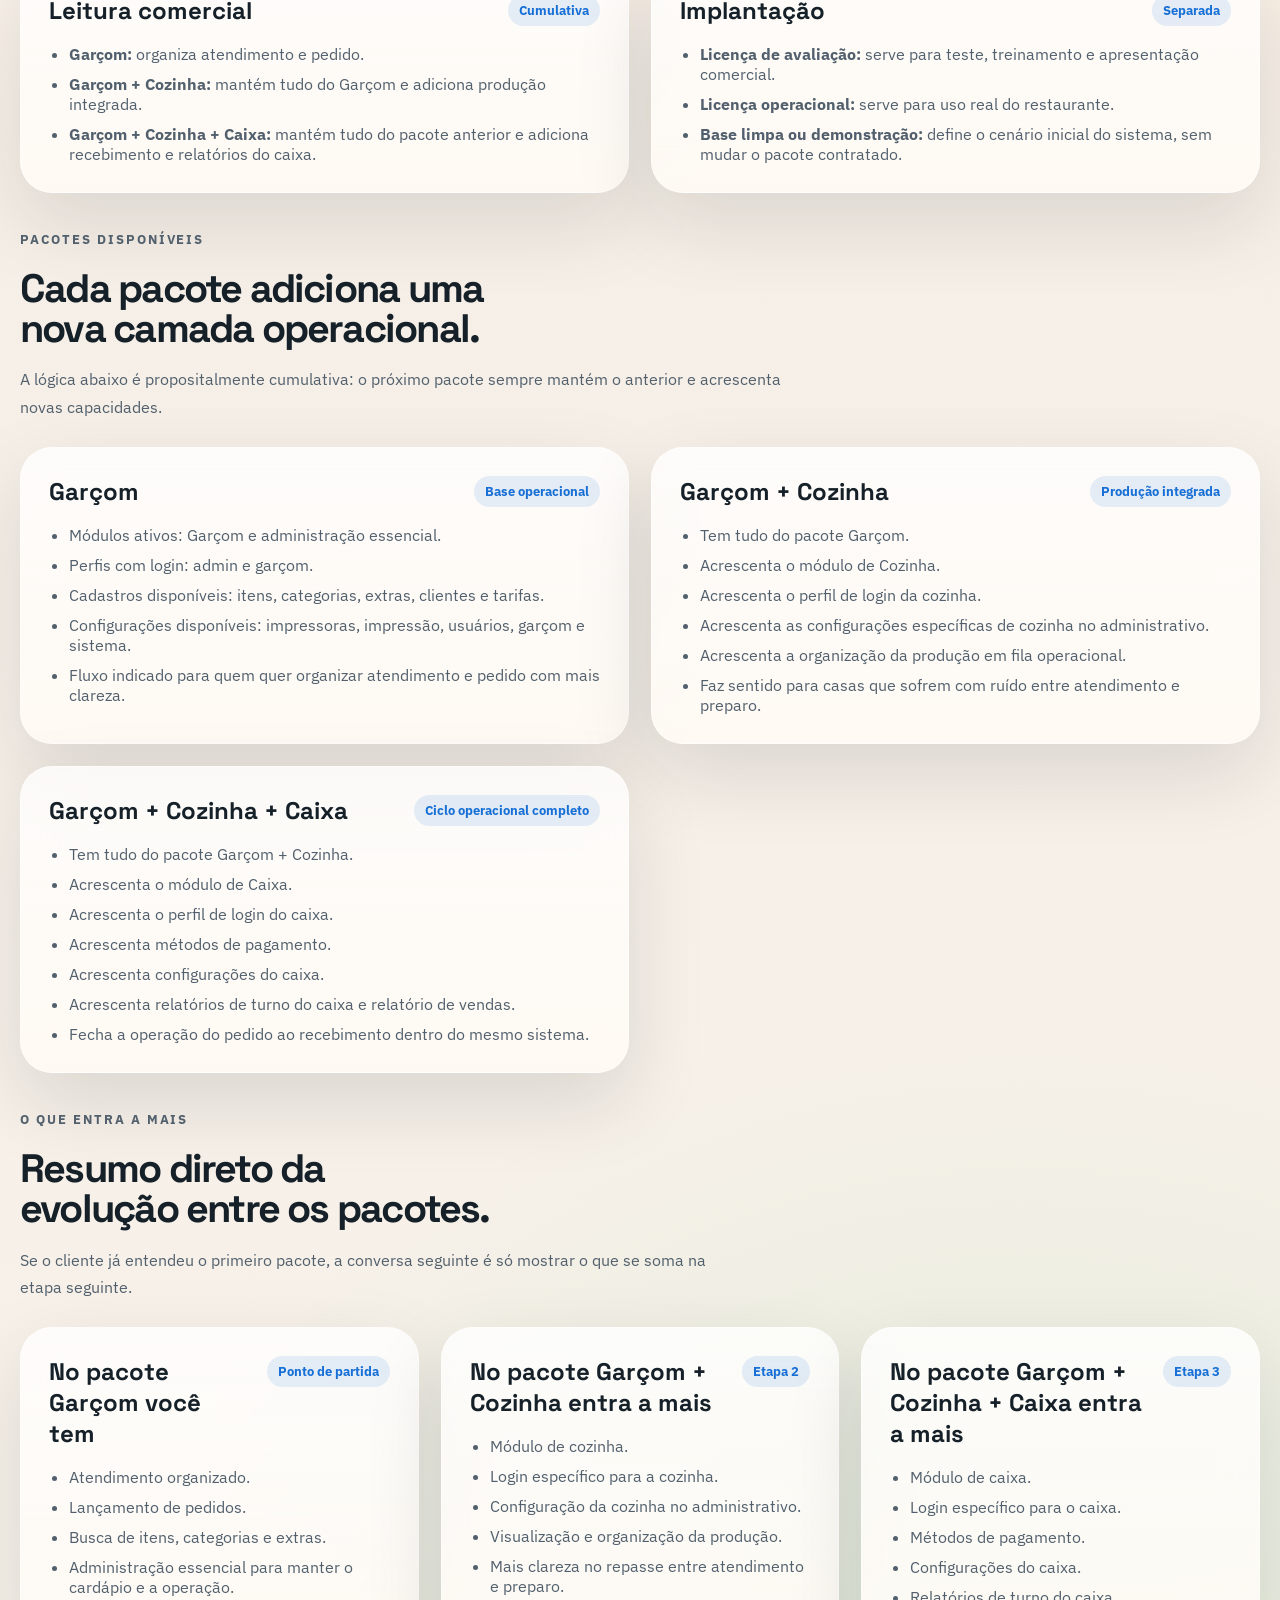
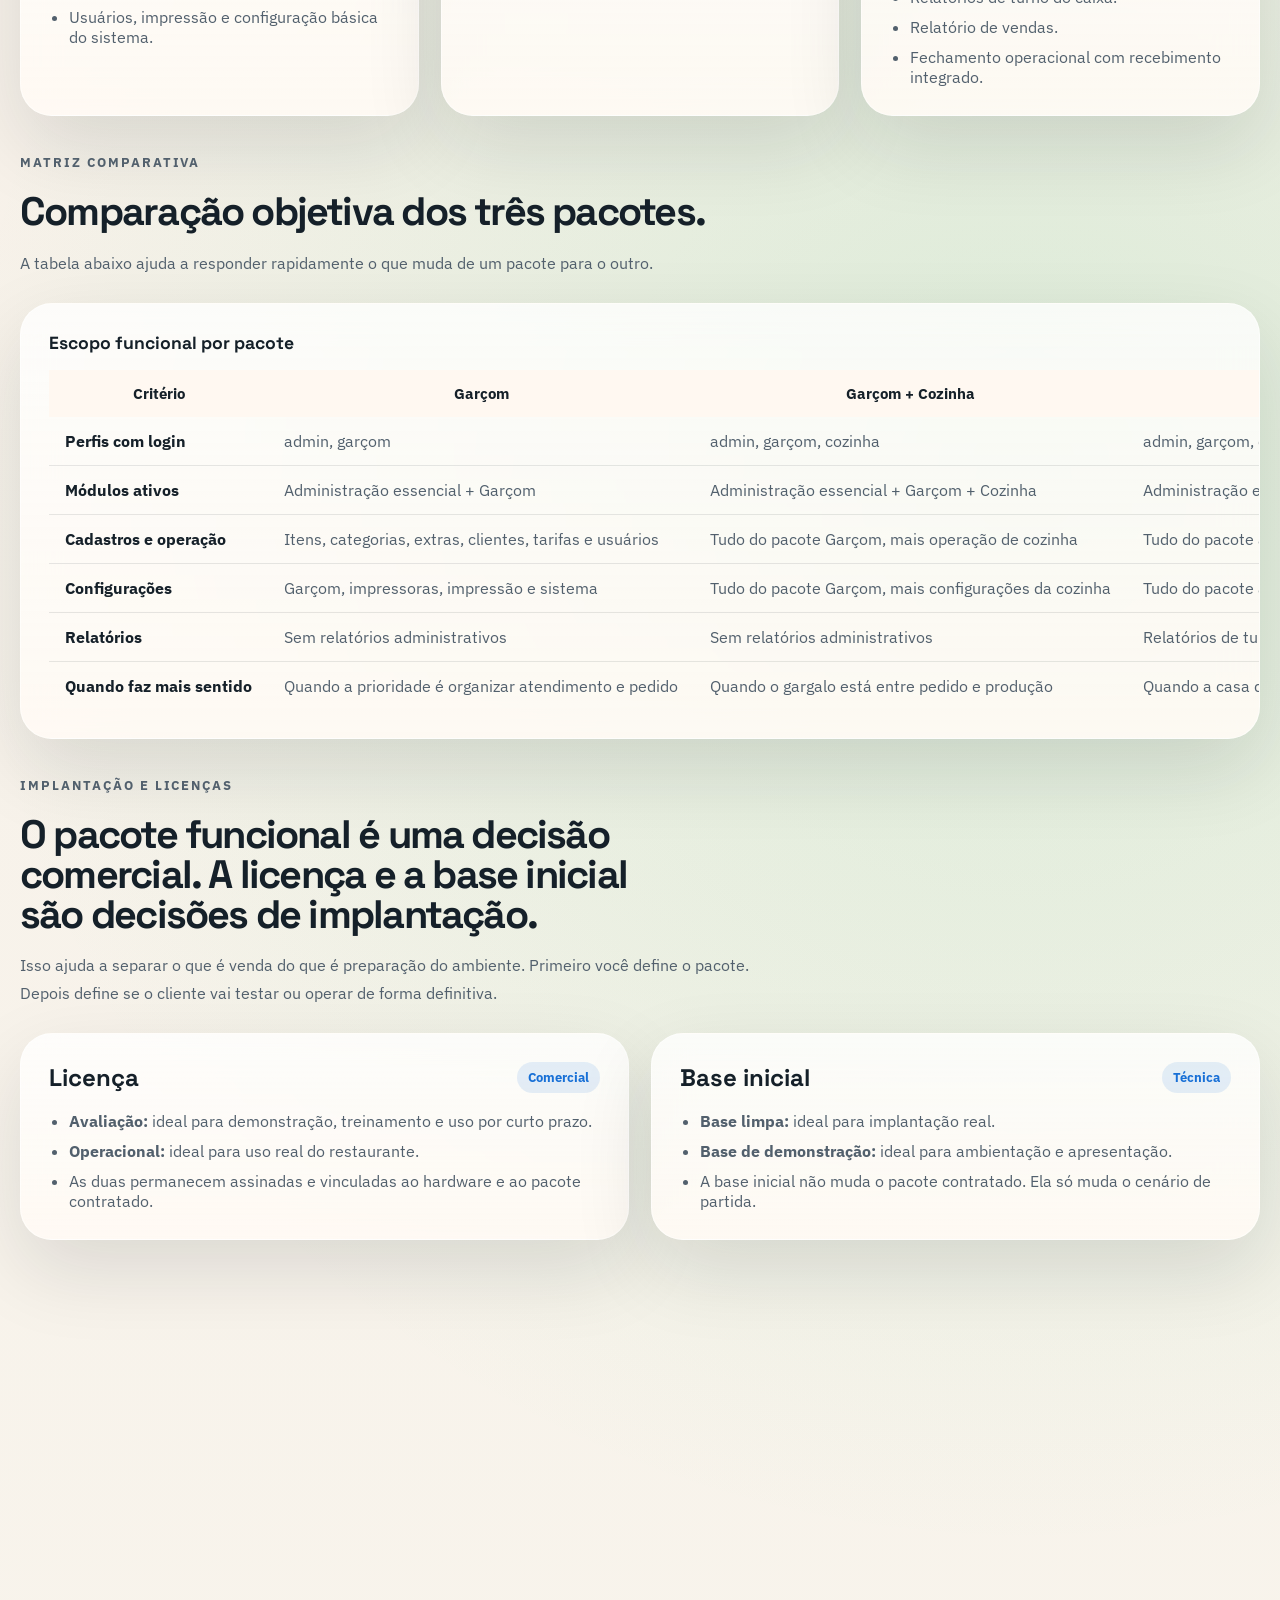
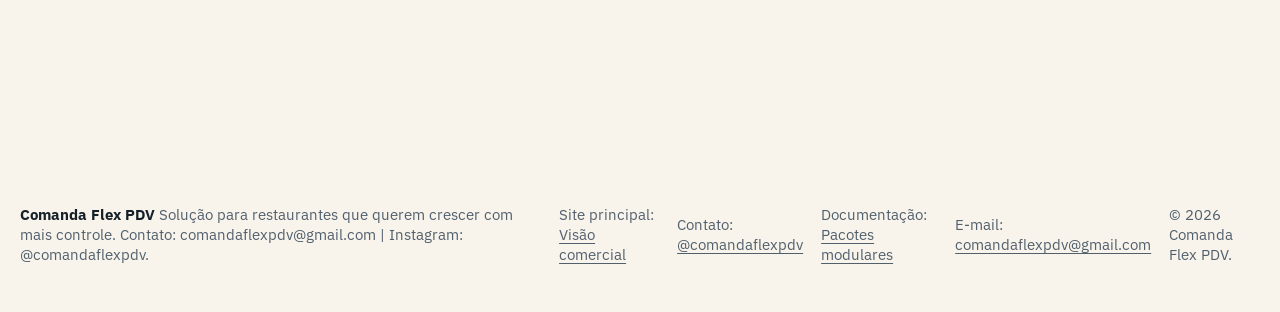
<file: edicoes.html>
<!DOCTYPE html>
<html lang="pt-BR">
  <head>
    <meta charset="utf-8" />
    <meta name="viewport" content="width=device-width, initial-scale=1" />
    <title>Comanda Flex PDV | Pacotes modulares</title>
    <meta
      name="description"
      content="Conheça os pacotes modulares do Comanda Flex PDV: Garçom, Garçom + Cozinha e Garçom + Cozinha + Caixa, com visão clara do que entra em cada contratação."
    />
    <meta name="theme-color" content="#ff5d52" />
    <link rel="preconnect" href="https://fonts.googleapis.com" />
    <link rel="preconnect" href="https://fonts.gstatic.com" crossorigin />
    <link
      href="https://fonts.googleapis.com/css2?family=IBM+Plex+Sans:wght@400;500;600;700&family=Space+Grotesk:wght@500;700&display=swap"
      rel="stylesheet"
    />
    <link rel="icon" href="./assets/favicon.png" type="image/png" />
    <link rel="stylesheet" href="./assets/site.css" />
    <script defer src="./assets/site.js"></script>
  </head>
  <body>
    <div class="page-noise" aria-hidden="true"></div>

    <header class="site-header">
      <a class="brand" href="./index.html#topo" aria-label="Comanda Flex PDV">
        <img class="brand-logo" src="./assets/brand-logo.png" alt="" />
        <span class="brand-copy">
          <strong>Comanda Flex PDV</strong>
          <small>Pacotes modulares para restaurantes</small>
        </span>
      </a>

      <button
        class="nav-toggle"
        type="button"
        aria-expanded="false"
        aria-controls="site-nav"
      >
        Menu
      </button>

      <nav id="site-nav" class="site-nav" aria-label="Navegação principal">
        <a href="#modelo">Modelo</a>
        <a href="#pacotes">Pacotes</a>
        <a href="#progressao">O que muda</a>
        <a href="#matriz">Matriz</a>
        <a href="#implantacao">Implantação</a>
        <a href="./index.html">Site principal</a>
        <a
          class="button button-small button-primary"
          href="https://instagram.com/comandaflexpdv"
          target="_blank"
          rel="noreferrer"
        >
          Falar no Instagram
        </a>
      </nav>
    </header>

    <main id="topo">
      <section class="hero section-shell docs-hero">
        <div class="hero-copy" data-reveal>
          <p class="eyebrow">Modelo comercial do produto</p>
          <h1>O Comanda Flex PDV pode ser contratado em pacotes modulares, conforme a operação do restaurante.</h1>
          <p class="hero-lede">
            A leitura comercial fica simples: você escolhe o pacote funcional que faz sentido
            para a casa hoje. A partir daí, cada pacote mantém o anterior e acrescenta novas
            frentes operacionais.
          </p>

          <div class="hero-actions">
            <a class="button button-primary" href="#pacotes">Ver pacotes</a>
            <a class="button button-secondary" href="#matriz">Ver comparação completa</a>
          </div>

          <p class="hero-caption">
            Esta página cobre os pacotes Garçom, Garçom + Cozinha e Garçom + Cozinha + Caixa,
            com foco no que entra a mais em cada contratação.
          </p>
        </div>

        <div class="hero-stage" data-reveal>
          <article class="docs-summary-card">
            <small>Pacote</small>
            <strong>Garçom</strong>
            <p>Entrada ideal para organizar atendimento, pedidos e administração essencial.</p>
          </article>

          <article class="docs-summary-card">
            <small>Pacote</small>
            <strong>Garçom + Cozinha</strong>
            <p>Adiciona produção integrada para reduzir ruído entre atendimento e preparo.</p>
          </article>

          <article class="docs-summary-card">
            <small>Pacote</small>
            <strong>Garçom + Cozinha + Caixa</strong>
            <p>Fecha o ciclo operacional com recebimento, relatórios e fechamento do caixa.</p>
          </article>

          <article class="docs-summary-card">
            <small>Licença</small>
            <strong>Avaliação</strong>
            <p>Indicada para demonstração, treinamento e teste por prazo curto.</p>
          </article>

          <article class="docs-summary-card">
            <small>Licença</small>
            <strong>Operacional</strong>
            <p>Indicada para uso real no restaurante, mantendo a edição contratada.</p>
          </article>

          <article class="docs-summary-card">
            <small>Base inicial</small>
            <strong>Limpa ou demonstração</strong>
            <p>A base inicial muda o cenário de partida, não o pacote funcional contratado.</p>
          </article>
        </div>
      </section>

      <section id="modelo" class="section-shell">
        <div class="section-heading" data-reveal>
          <p class="eyebrow">Como vender</p>
          <h2>O produto é apresentado por pacote funcional, não por excesso de complexidade.</h2>
          <p>
            Em vez de vender tudo de uma vez, o Comanda Flex PDV pode ser posicionado por etapa
            operacional. Isso facilita a proposta, reduz objeção e deixa claro o ganho concreto
            de cada evolução.
          </p>
        </div>

        <div class="docs-family-grid">
          <article class="docs-card" data-reveal>
            <div class="docs-card__header">
              <h3>Leitura comercial</h3>
              <span class="docs-pill">Cumulativa</span>
            </div>
            <ul class="docs-list">
              <li><strong>Garçom:</strong> organiza atendimento e pedido.</li>
              <li><strong>Garçom + Cozinha:</strong> mantém tudo do Garçom e adiciona produção integrada.</li>
              <li><strong>Garçom + Cozinha + Caixa:</strong> mantém tudo do pacote anterior e adiciona recebimento e relatórios do caixa.</li>
            </ul>
          </article>

          <article class="docs-card" data-reveal>
            <div class="docs-card__header">
              <h3>Implantação</h3>
              <span class="docs-pill">Separada</span>
            </div>
            <ul class="docs-list">
              <li><strong>Licença de avaliação:</strong> serve para teste, treinamento e apresentação comercial.</li>
              <li><strong>Licença operacional:</strong> serve para uso real do restaurante.</li>
              <li><strong>Base limpa ou demonstração:</strong> define o cenário inicial do sistema, sem mudar o pacote contratado.</li>
            </ul>
          </article>
        </div>
      </section>

      <section id="pacotes" class="section-shell">
        <div class="section-heading" data-reveal>
          <p class="eyebrow">Pacotes disponíveis</p>
          <h2>Cada pacote adiciona uma nova camada operacional.</h2>
          <p>
            A lógica abaixo é propositalmente cumulativa: o próximo pacote sempre mantém o
            anterior e acrescenta novas capacidades.
          </p>
        </div>

        <div class="docs-family-grid">
          <article class="docs-card" data-reveal>
            <div class="docs-card__header">
              <h3>Garçom</h3>
              <span class="docs-pill">Base operacional</span>
            </div>
            <ul class="docs-list">
              <li>Módulos ativos: Garçom e administração essencial.</li>
              <li>Perfis com login: admin e garçom.</li>
              <li>Cadastros disponíveis: itens, categorias, extras, clientes e tarifas.</li>
              <li>Configurações disponíveis: impressoras, impressão, usuários, garçom e sistema.</li>
              <li>Fluxo indicado para quem quer organizar atendimento e pedido com mais clareza.</li>
            </ul>
          </article>

          <article class="docs-card" data-reveal>
            <div class="docs-card__header">
              <h3>Garçom + Cozinha</h3>
              <span class="docs-pill">Produção integrada</span>
            </div>
            <ul class="docs-list">
              <li>Tem tudo do pacote Garçom.</li>
              <li>Acrescenta o módulo de Cozinha.</li>
              <li>Acrescenta o perfil de login da cozinha.</li>
              <li>Acrescenta as configurações específicas de cozinha no administrativo.</li>
              <li>Acrescenta a organização da produção em fila operacional.</li>
              <li>Faz sentido para casas que sofrem com ruído entre atendimento e preparo.</li>
            </ul>
          </article>

          <article class="docs-card" data-reveal>
            <div class="docs-card__header">
              <h3>Garçom + Cozinha + Caixa</h3>
              <span class="docs-pill">Ciclo operacional completo</span>
            </div>
            <ul class="docs-list">
              <li>Tem tudo do pacote Garçom + Cozinha.</li>
              <li>Acrescenta o módulo de Caixa.</li>
              <li>Acrescenta o perfil de login do caixa.</li>
              <li>Acrescenta métodos de pagamento.</li>
              <li>Acrescenta configurações do caixa.</li>
              <li>Acrescenta relatórios de turno do caixa e relatório de vendas.</li>
              <li>Fecha a operação do pedido ao recebimento dentro do mesmo sistema.</li>
            </ul>
          </article>
        </div>
      </section>

      <section id="progressao" class="section-shell">
        <div class="section-heading" data-reveal>
          <p class="eyebrow">O que entra a mais</p>
          <h2>Resumo direto da evolução entre os pacotes.</h2>
          <p>
            Se o cliente já entendeu o primeiro pacote, a conversa seguinte é só mostrar o que
            se soma na etapa seguinte.
          </p>
        </div>

        <div class="docs-tier-grid">
          <article class="docs-card" data-reveal>
            <div class="docs-card__header">
              <h3>No pacote Garçom você tem</h3>
              <span class="docs-pill">Ponto de partida</span>
            </div>
            <ul class="docs-list">
              <li>Atendimento organizado.</li>
              <li>Lançamento de pedidos.</li>
              <li>Busca de itens, categorias e extras.</li>
              <li>Administração essencial para manter o cardápio e a operação.</li>
              <li>Usuários, impressão e configuração básica do sistema.</li>
            </ul>
          </article>

          <article class="docs-card" data-reveal>
            <div class="docs-card__header">
              <h3>No pacote Garçom + Cozinha entra a mais</h3>
              <span class="docs-pill">Etapa 2</span>
            </div>
            <ul class="docs-list">
              <li>Módulo de cozinha.</li>
              <li>Login específico para a cozinha.</li>
              <li>Configuração da cozinha no administrativo.</li>
              <li>Visualização e organização da produção.</li>
              <li>Mais clareza no repasse entre atendimento e preparo.</li>
            </ul>
          </article>

          <article class="docs-card" data-reveal>
            <div class="docs-card__header">
              <h3>No pacote Garçom + Cozinha + Caixa entra a mais</h3>
              <span class="docs-pill">Etapa 3</span>
            </div>
            <ul class="docs-list">
              <li>Módulo de caixa.</li>
              <li>Login específico para o caixa.</li>
              <li>Métodos de pagamento.</li>
              <li>Configurações do caixa.</li>
              <li>Relatórios de turno do caixa.</li>
              <li>Relatório de vendas.</li>
              <li>Fechamento operacional com recebimento integrado.</li>
            </ul>
          </article>
        </div>
      </section>

      <section id="matriz" class="section-shell">
        <div class="section-heading" data-reveal>
          <p class="eyebrow">Matriz comparativa</p>
          <h2>Comparação objetiva dos três pacotes.</h2>
          <p>
            A tabela abaixo ajuda a responder rapidamente o que muda de um pacote para o outro.
          </p>
        </div>

        <div class="docs-table-shell" data-reveal>
          <table class="docs-table">
            <caption>Escopo funcional por pacote</caption>
            <thead>
              <tr>
                <th scope="col">Critério</th>
                <th scope="col">Garçom</th>
                <th scope="col">Garçom + Cozinha</th>
                <th scope="col">Garçom + Cozinha + Caixa</th>
              </tr>
            </thead>
            <tbody>
              <tr>
                <th scope="row">Perfis com login</th>
                <td>admin, garçom</td>
                <td>admin, garçom, cozinha</td>
                <td>admin, garçom, cozinha, caixa</td>
              </tr>
              <tr>
                <th scope="row">Módulos ativos</th>
                <td>Administração essencial + Garçom</td>
                <td>Administração essencial + Garçom + Cozinha</td>
                <td>Administração essencial + Garçom + Cozinha + Caixa</td>
              </tr>
              <tr>
                <th scope="row">Cadastros e operação</th>
                <td>Itens, categorias, extras, clientes, tarifas e usuários</td>
                <td>Tudo do pacote Garçom, mais operação de cozinha</td>
                <td>Tudo do pacote anterior, mais recebimento e caixa</td>
              </tr>
              <tr>
                <th scope="row">Configurações</th>
                <td>Garçom, impressoras, impressão e sistema</td>
                <td>Tudo do pacote Garçom, mais configurações da cozinha</td>
                <td>Tudo do pacote anterior, mais configurações do caixa e pagamentos</td>
              </tr>
              <tr>
                <th scope="row">Relatórios</th>
                <td>Sem relatórios administrativos</td>
                <td>Sem relatórios administrativos</td>
                <td>Relatórios de turno do caixa + relatório de vendas</td>
              </tr>
              <tr>
                <th scope="row">Quando faz mais sentido</th>
                <td>Quando a prioridade é organizar atendimento e pedido</td>
                <td>Quando o gargalo está entre pedido e produção</td>
                <td>Quando a casa quer atendimento, produção e recebimento no mesmo fluxo</td>
              </tr>
            </tbody>
          </table>
        </div>
      </section>

      <section id="implantacao" class="section-shell">
        <div class="section-heading" data-reveal>
          <p class="eyebrow">Implantação e licenças</p>
          <h2>O pacote funcional é uma decisão comercial. A licença e a base inicial são decisões de implantação.</h2>
          <p>
            Isso ajuda a separar o que é venda do que é preparação do ambiente. Primeiro você define
            o pacote. Depois define se o cliente vai testar ou operar de forma definitiva.
          </p>
        </div>

        <div class="docs-family-grid">
          <article class="docs-card" data-reveal>
            <div class="docs-card__header">
              <h3>Licença</h3>
              <span class="docs-pill">Comercial</span>
            </div>
            <ul class="docs-list">
              <li><strong>Avaliação:</strong> ideal para demonstração, treinamento e uso por curto prazo.</li>
              <li><strong>Operacional:</strong> ideal para uso real do restaurante.</li>
              <li>As duas permanecem assinadas e vinculadas ao hardware e ao pacote contratado.</li>
            </ul>
          </article>

          <article class="docs-card" data-reveal>
            <div class="docs-card__header">
              <h3>Base inicial</h3>
              <span class="docs-pill">Técnica</span>
            </div>
            <ul class="docs-list">
              <li><strong>Base limpa:</strong> ideal para implantação real.</li>
              <li><strong>Base de demonstração:</strong> ideal para ambientação e apresentação.</li>
              <li>A base inicial não muda o pacote contratado. Ela só muda o cenário de partida.</li>
            </ul>
          </article>
        </div>
      </section>

      <section class="closing-cta section-shell" data-reveal>
        <p class="eyebrow">Próximo passo comercial</p>
        <h2>Apresente o pacote certo para a etapa operacional de cada restaurante.</h2>
        <p>
          Quando a proposta é modular e cumulativa, o cliente entende mais rápido o valor,
          compara menos por preço puro e percebe melhor o próximo passo natural da operação.
        </p>

        <div class="hero-actions">
          <a
            class="button button-primary"
            href="https://instagram.com/comandaflexpdv"
            target="_blank"
            rel="noreferrer"
          >
            Falar sobre um pacote
          </a>
          <a class="button button-secondary" href="mailto:comandaflexpdv@gmail.com">Enviar e-mail</a>
          <a class="button button-secondary" href="./index.html">Voltar ao site principal</a>
        </div>
      </section>
    </main>

    <footer class="site-footer">
      <p>
        <strong>Comanda Flex PDV</strong>
        <span>Solução para restaurantes que querem crescer com mais controle. Contato: comandaflexpdv@gmail.com | Instagram: @comandaflexpdv.</span>
      </p>
      <p>
        Site principal: <a href="./index.html">Visão comercial</a>
      </p>
      <p>
        Contato: <a href="https://instagram.com/comandaflexpdv" target="_blank" rel="noreferrer">@comandaflexpdv</a>
      </p>
      <p>
        Documentação: <a href="./edicoes.html">Pacotes modulares</a>
      </p>
      <p>
        E-mail: <a href="mailto:comandaflexpdv@gmail.com">comandaflexpdv@gmail.com</a>
      </p>
      <p>&copy; <span id="current-year">2026</span> Comanda Flex PDV.</p>
    </footer>
  </body>
</html>
</file>
<file: assets/site.css>
:root {
  --bg: #f6efe7;
  --bg-alt: #fff8f1;
  --surface: rgba(255, 252, 247, 0.82);
  --surface-strong: #fffaf4;
  --surface-dark: rgba(18, 28, 36, 0.92);
  --text: #152029;
  --text-soft: #52606d;
  --text-inverse: #fff8f1;
  --line: rgba(21, 32, 41, 0.1);
  --line-strong: rgba(21, 32, 41, 0.18);
  --shadow: 0 30px 80px rgba(20, 24, 37, 0.12);
  --shadow-soft: 0 18px 40px rgba(20, 24, 37, 0.08);
  --magenta: #c91f72;
  --red: #ff5d52;
  --orange: #ff9f39;
  --yellow: #ffd447;
  --green: #31c268;
  --teal: #00a36c;
  --blue: #1870d6;
  --ink: #0f1720;
  --font-display: "Space Grotesk", "Trebuchet MS", sans-serif;
  --font-body: "IBM Plex Sans", "Segoe UI", sans-serif;
  --radius-xl: 32px;
  --radius-lg: 24px;
  --radius-md: 18px;
  --radius-sm: 12px;
  --site-width: 1240px;
}

*,
*::before,
*::after {
  box-sizing: border-box;
}

html {
  scroll-behavior: smooth;
}

body {
  margin: 0;
  min-height: 100vh;
  color: var(--text);
  font-family: var(--font-body);
  background:
    radial-gradient(circle at 12% 0%, rgba(201, 31, 114, 0.16), transparent 28%),
    radial-gradient(circle at 88% 8%, rgba(255, 159, 57, 0.18), transparent 28%),
    radial-gradient(circle at 80% 72%, rgba(49, 194, 104, 0.14), transparent 28%),
    linear-gradient(180deg, #fff7ee 0%, #f6efe7 36%, #f8f4ec 100%);
}

img {
  display: block;
  max-width: 100%;
}

a {
  color: inherit;
  text-decoration: none;
}

button,
input,
textarea,
select {
  font: inherit;
}

code,
pre {
  font-family: "Consolas", "Courier New", monospace;
}

.page-noise {
  position: fixed;
  inset: 0;
  z-index: -1;
  pointer-events: none;
  opacity: 0.38;
  background-image:
    linear-gradient(rgba(21, 32, 41, 0.014), rgba(21, 32, 41, 0.014)),
    radial-gradient(rgba(21, 32, 41, 0.04) 0.65px, transparent 0.65px);
  background-size: auto, 15px 15px;
}

.site-header,
.section-shell,
.site-footer {
  width: min(calc(100% - 32px), var(--site-width));
  margin-inline: auto;
}

.site-header {
  position: sticky;
  top: 18px;
  z-index: 20;
  display: flex;
  align-items: center;
  justify-content: space-between;
  gap: 24px;
  margin-top: 18px;
  padding: 16px 20px;
  border-radius: 999px;
  border: 1px solid rgba(255, 255, 255, 0.56);
  background: rgba(255, 250, 244, 0.76);
  backdrop-filter: blur(18px);
  box-shadow: var(--shadow-soft);
}

.brand {
  display: inline-flex;
  align-items: center;
  gap: 14px;
  min-width: 0;
}

.brand-logo {
  width: 54px;
  height: 54px;
  border-radius: 16px;
  object-fit: contain;
  background: linear-gradient(180deg, rgba(255, 255, 255, 0.98), rgba(255, 255, 255, 0.84));
  padding: 4px;
  box-shadow: inset 0 0 0 1px rgba(21, 32, 41, 0.08);
}

.brand-copy {
  display: flex;
  flex-direction: column;
  min-width: 0;
}

.brand-copy strong,
.hero-copy h1,
.section-heading h2,
.feature-card h3,
.module-copy h3,
.retention-card h3,
.timeline-step h3,
.implementation-card h3,
.closing-cta h2 {
  font-family: var(--font-display);
  text-wrap: balance;
}

.brand-copy strong {
  font-size: 1rem;
  font-weight: 700;
  line-height: 1.1;
}

.brand-copy small {
  color: var(--text-soft);
  font-size: 0.83rem;
}

.site-nav {
  display: flex;
  align-items: center;
  gap: 18px;
}

.site-nav a {
  color: var(--text-soft);
  font-size: 0.95rem;
  transition: color 180ms ease;
}

.site-nav a:hover,
.site-nav a:focus-visible {
  color: var(--text);
}

.nav-toggle {
  display: none;
  border: 1px solid var(--line);
  border-radius: 999px;
  padding: 10px 16px;
  background: var(--surface);
  color: var(--text);
}

.button {
  display: inline-flex;
  align-items: center;
  justify-content: center;
  gap: 10px;
  padding: 14px 20px;
  border-radius: 999px;
  border: 1px solid transparent;
  font-weight: 700;
  transition:
    transform 180ms ease,
    box-shadow 180ms ease,
    border-color 180ms ease,
    background 180ms ease;
}

.button:hover,
.button:focus-visible {
  transform: translateY(-2px);
}

.button-small {
  padding: 11px 16px;
}

.button-primary {
  color: var(--text-inverse);
  background:
    linear-gradient(135deg, var(--magenta), var(--red) 34%, var(--orange) 72%, var(--yellow));
  box-shadow: 0 20px 36px rgba(255, 93, 82, 0.26);
}

.button-secondary {
  color: var(--text);
  background: rgba(255, 255, 255, 0.68);
  border-color: rgba(21, 32, 41, 0.1);
}

.section-shell {
  margin-top: 36px;
}

.hero {
  display: grid;
  grid-template-columns: minmax(0, 1.02fr) minmax(0, 0.98fr);
  gap: 30px;
  padding-top: 44px;
}

.hero-copy,
.hero-stage,
.proof-bar,
.feature-card,
.module-panel,
.retention-card,
.timeline-step,
.implementation-card,
.closing-cta,
.faq-item,
.audience-card {
  border: 1px solid rgba(255, 255, 255, 0.52);
  background:
    linear-gradient(180deg, rgba(255, 255, 255, 0.78), rgba(255, 250, 244, 0.92));
  backdrop-filter: blur(18px);
  box-shadow: var(--shadow);
}

.hero-copy {
  padding: 44px;
  border-radius: var(--radius-xl);
}

.eyebrow {
  margin: 0 0 18px;
  color: var(--teal);
  font-size: 0.82rem;
  font-weight: 700;
  letter-spacing: 0.15em;
  text-transform: uppercase;
}

.hero-copy h1 {
  margin: 0;
  font-size: clamp(2.9rem, 5vw, 5.3rem);
  line-height: 0.94;
  letter-spacing: -0.055em;
}

.hero-lede,
.section-heading p,
.feature-card p,
.module-copy p,
.module-list li,
.proof-item p,
.flow-card p,
.audience-card p,
.retention-card p,
.timeline-step p,
.implementation-card p,
.faq-item p,
.closing-cta p,
.sales-card p,
.sales-kpi span,
.hero-caption {
  color: var(--text-soft);
  line-height: 1.7;
  text-wrap: pretty;
}

.hero-lede {
  max-width: 56ch;
  margin: 24px 0 0;
  font-size: 1.08rem;
}

.hero-actions {
  display: flex;
  flex-wrap: wrap;
  gap: 14px;
  margin-top: 28px;
}

.hero-caption {
  margin: 18px 0 0;
  max-width: 56ch;
  font-size: 0.98rem;
}

.hero-metrics {
  list-style: none;
  display: grid;
  grid-template-columns: repeat(3, minmax(0, 1fr));
  gap: 14px;
  margin: 34px 0 0;
  padding: 0;
}

.hero-metrics li {
  display: grid;
  gap: 8px;
  padding: 18px;
  border-radius: 20px;
  background: rgba(21, 32, 41, 0.04);
  border: 1px solid rgba(21, 32, 41, 0.06);
}

.hero-metrics strong {
  font-family: var(--font-display);
  font-size: clamp(1.85rem, 3.2vw, 2.55rem);
  line-height: 1;
}

.hero-metrics span {
  color: var(--text-soft);
  font-size: 0.93rem;
  line-height: 1.55;
}

.hero-stage {
  position: relative;
  overflow: hidden;
  display: grid;
  gap: 18px;
  padding: 22px;
  border-radius: calc(var(--radius-xl) + 4px);
}

.hero-stage::before,
.hero-stage::after {
  content: "";
  position: absolute;
  border-radius: 50%;
  filter: blur(12px);
  opacity: 0.9;
}

.hero-stage::before {
  inset: auto auto 66% 48%;
  width: 280px;
  height: 280px;
  background: radial-gradient(circle, rgba(201, 31, 114, 0.24), transparent 68%);
}

.hero-stage::after {
  inset: 66% -12% auto auto;
  width: 240px;
  height: 240px;
  background: radial-gradient(circle, rgba(49, 194, 104, 0.22), transparent 68%);
}

.sales-console {
  position: relative;
  z-index: 1;
  display: grid;
  gap: 18px;
  padding: 24px;
  border-radius: 28px;
  background:
    linear-gradient(160deg, rgba(14, 21, 31, 0.96), rgba(27, 37, 49, 0.92));
  color: var(--text-inverse);
  box-shadow: 0 26px 56px rgba(15, 23, 32, 0.22);
  animation: float-card 6s ease-in-out infinite;
}

.sales-console__header,
.sales-strip {
  display: flex;
  align-items: stretch;
  justify-content: space-between;
  gap: 12px;
}

.status-pill,
.feature-tag,
.module-kicker,
.mock-pill {
  display: inline-flex;
  align-items: center;
  gap: 8px;
  padding: 8px 12px;
  border-radius: 999px;
  font-size: 0.75rem;
  font-weight: 700;
  letter-spacing: 0.06em;
  text-transform: uppercase;
}

.status-pill {
  color: #eafff0;
  background: linear-gradient(135deg, rgba(49, 194, 104, 0.28), rgba(0, 163, 108, 0.32));
}

.sales-kpi,
.sales-card {
  border-radius: 22px;
  border: 1px solid rgba(255, 255, 255, 0.08);
  background: rgba(255, 255, 255, 0.05);
}

.sales-kpi {
  flex: 1;
  padding: 18px;
}

.sales-kpi small,
.sales-card small,
.flow-card small,
.metric-text,
.kitchen-card small,
.cash-line span,
.cash-total span {
  color: rgba(255, 248, 241, 0.72);
  font-size: 0.8rem;
  font-weight: 700;
}

.sales-kpi strong,
.sales-card strong,
.flow-card strong,
.module-mock strong,
.timeline-step span,
.cash-total strong {
  font-family: var(--font-display);
}

.sales-kpi strong {
  display: block;
  margin-top: 8px;
  font-size: 1.3rem;
}

.sales-grid {
  display: grid;
  grid-template-columns: repeat(3, minmax(0, 1fr));
  gap: 12px;
}

.sales-card {
  padding: 18px;
}

.sales-card strong {
  display: block;
  margin-top: 8px;
  font-size: 1.12rem;
}

.sales-card p {
  margin: 10px 0 0;
  color: rgba(255, 248, 241, 0.74);
}

.signal-band {
  display: grid;
  grid-template-columns: repeat(4, minmax(0, 1fr));
  gap: 10px;
}

.signal-band span {
  position: relative;
  min-height: 72px;
  border-radius: 18px;
  overflow: hidden;
  background: rgba(255, 255, 255, 0.06);
}

.signal-band span::after {
  content: "";
  position: absolute;
  inset: calc(100% - var(--fill)) 0 0 0;
  border-radius: inherit;
  background:
    linear-gradient(180deg, rgba(24, 112, 214, 0.88), rgba(49, 194, 104, 0.92) 46%, rgba(255, 212, 71, 0.9) 100%);
}

.hero-sidecards {
  position: relative;
  z-index: 1;
  display: grid;
  grid-template-columns: repeat(3, minmax(0, 1fr));
  gap: 14px;
}

.flow-card {
  min-height: 162px;
  padding: 18px;
  border-radius: 22px;
  background:
    linear-gradient(180deg, rgba(255, 250, 244, 0.96), rgba(255, 255, 255, 0.76));
  border: 1px solid rgba(21, 32, 41, 0.08);
}

.flow-card strong {
  display: block;
  margin-top: 8px;
  font-size: 1.15rem;
}

.flow-card p {
  margin: 12px 0 0;
}

.proof-bar {
  display: grid;
  grid-template-columns: repeat(3, minmax(0, 1fr));
  gap: 18px;
  padding: 20px;
  border-radius: 28px;
}

.proof-item {
  padding: 10px 4px;
}

.proof-item span {
  display: inline-block;
  color: var(--teal);
  font-size: 0.84rem;
  font-weight: 700;
  letter-spacing: 0.11em;
  text-transform: uppercase;
}

.section-heading {
  max-width: 780px;
  margin-bottom: 26px;
}

.section-heading h2 {
  margin: 0;
  font-size: clamp(2rem, 3.1vw, 3.45rem);
  line-height: 1;
  letter-spacing: -0.045em;
}

.section-heading p:last-child {
  margin-top: 18px;
}

.section-heading--light .eyebrow,
.section-heading--light h2,
.section-heading--light p {
  color: var(--text-inverse);
}

.feature-grid,
.audience-grid,
.retention-grid {
  display: grid;
  grid-template-columns: repeat(3, minmax(0, 1fr));
  gap: 18px;
}

.feature-card,
.retention-card,
.audience-card {
  min-height: 100%;
  padding: 24px;
  border-radius: 28px;
  transition:
    transform 220ms ease,
    box-shadow 220ms ease;
}

.feature-card:hover,
.retention-card:hover,
.audience-card:hover {
  transform: translateY(-6px);
  box-shadow: 0 34px 64px rgba(20, 24, 37, 0.14);
}

.feature-tag {
  color: var(--magenta);
  background: rgba(201, 31, 114, 0.1);
}

.feature-tag--warm {
  color: #8f4200;
  background: rgba(255, 212, 71, 0.18);
}

.feature-card h3,
.retention-card h3 {
  margin: 18px 0 0;
  font-size: 1.34rem;
  line-height: 1.12;
}

.feature-card p,
.retention-card p,
.audience-card p {
  margin: 14px 0 0;
}

.audience-shell {
  position: relative;
  overflow: hidden;
  padding: 34px;
  border-radius: 36px;
  background:
    linear-gradient(135deg, rgba(18, 27, 37, 0.96), rgba(23, 40, 49, 0.96) 40%, rgba(14, 45, 39, 0.95));
  box-shadow: 0 32px 72px rgba(15, 23, 32, 0.2);
}

.audience-shell::before {
  content: "";
  position: absolute;
  inset: auto -12% -20% auto;
  width: 320px;
  height: 320px;
  border-radius: 50%;
  background: radial-gradient(circle, rgba(255, 212, 71, 0.18), transparent 72%);
}

.audience-card {
  position: relative;
  z-index: 1;
  background:
    linear-gradient(180deg, rgba(255, 255, 255, 0.12), rgba(255, 255, 255, 0.08));
  border: 1px solid rgba(255, 255, 255, 0.12);
  box-shadow: none;
}

.audience-card span {
  display: block;
  color: var(--text-inverse);
  font-family: var(--font-display);
  font-size: 1.2rem;
}

.audience-card p {
  color: rgba(255, 248, 241, 0.76);
}

.modules-shell {
  overflow: hidden;
}

.module-tabs {
  display: inline-flex;
  flex-wrap: wrap;
  gap: 10px;
  padding: 10px;
  border-radius: 999px;
  background: rgba(255, 255, 255, 0.62);
  border: 1px solid rgba(21, 32, 41, 0.08);
  box-shadow: var(--shadow-soft);
}

.module-tab {
  border: 0;
  padding: 12px 18px;
  border-radius: 999px;
  background: transparent;
  color: var(--text-soft);
  cursor: pointer;
  font-weight: 700;
  transition:
    background 180ms ease,
    color 180ms ease,
    transform 180ms ease;
}

.module-tab.is-active,
.module-tab:hover,
.module-tab:focus-visible {
  color: var(--text);
  background: linear-gradient(135deg, rgba(201, 31, 114, 0.12), rgba(49, 194, 104, 0.14));
  transform: translateY(-1px);
}

.module-panels {
  margin-top: 22px;
}

.module-panel {
  display: grid;
  grid-template-columns: minmax(0, 1fr) minmax(300px, 0.84fr);
  gap: 28px;
  align-items: center;
  padding: 28px;
  border-radius: 30px;
}

.module-panel:not(.is-active) {
  display: none;
}

.module-kicker {
  color: var(--blue);
  background: rgba(24, 112, 214, 0.08);
}

.module-copy h3 {
  margin: 16px 0 0;
  font-size: clamp(1.85rem, 2.5vw, 2.5rem);
  line-height: 1;
  letter-spacing: -0.045em;
}

.module-copy p {
  margin: 18px 0 0;
}

.module-list {
  margin: 18px 0 0;
  padding-left: 20px;
}

.module-list li + li {
  margin-top: 8px;
}

.module-mock {
  display: grid;
  gap: 14px;
  min-height: 290px;
  padding: 22px;
  border-radius: 26px;
  color: var(--text-inverse);
  box-shadow: inset 0 1px 0 rgba(255, 255, 255, 0.1);
}

.module-mock--admin {
  align-content: start;
  background:
    linear-gradient(180deg, rgba(12, 18, 29, 0.96), rgba(23, 37, 60, 0.92));
}

.module-mock--waiter {
  align-content: start;
  background:
    linear-gradient(180deg, rgba(23, 22, 46, 0.96), rgba(38, 31, 63, 0.92));
}

.module-mock--kitchen {
  grid-template-columns: repeat(3, minmax(0, 1fr));
  background:
    linear-gradient(180deg, rgba(36, 28, 17, 0.94), rgba(63, 39, 22, 0.95));
}

.module-mock--cashier {
  align-content: start;
  background:
    linear-gradient(180deg, rgba(14, 34, 30, 0.96), rgba(18, 56, 41, 0.94));
}

.mock-pill {
  width: fit-content;
  color: var(--text-inverse);
  background: rgba(255, 255, 255, 0.12);
}

.mock-bar {
  position: relative;
  height: 12px;
  overflow: hidden;
  border-radius: 999px;
  background: rgba(255, 255, 255, 0.08);
}

.mock-bar::after {
  content: "";
  position: absolute;
  inset: 0 auto 0 0;
  width: var(--fill);
  border-radius: inherit;
  background: linear-gradient(135deg, var(--blue), var(--green), var(--yellow), var(--orange));
}

.mock-grid {
  display: grid;
  grid-template-columns: repeat(3, minmax(0, 1fr));
  gap: 10px;
  margin-top: auto;
}

.mock-grid span {
  min-height: 72px;
  border-radius: 18px;
  background:
    linear-gradient(160deg, rgba(24, 112, 214, 0.8), rgba(201, 31, 114, 0.72));
}

.order-chip,
.order-note,
.sync-strip,
.cash-line,
.cash-total,
.kitchen-card {
  border-radius: 18px;
  padding: 16px;
  background: rgba(255, 255, 255, 0.08);
}

.order-chip {
  font-weight: 700;
}

.order-note {
  color: rgba(255, 248, 241, 0.84);
}

.sync-strip {
  display: flex;
  align-items: center;
  gap: 12px;
  margin-top: auto;
}

.sync-dot {
  width: 12px;
  height: 12px;
  border-radius: 50%;
  background: var(--green);
  box-shadow: 0 0 0 8px rgba(49, 194, 104, 0.18);
  animation: pulse-dot 2.1s ease-in-out infinite;
}

.kitchen-card {
  display: grid;
  align-content: space-between;
  gap: 18px;
}

.kitchen-card strong {
  font-size: 1.5rem;
}

.kitchen-card.is-hot {
  background:
    linear-gradient(180deg, rgba(255, 93, 82, 0.28), rgba(255, 159, 57, 0.18));
}

.cash-line,
.cash-total {
  display: flex;
  align-items: center;
  justify-content: space-between;
  gap: 12px;
}

.cash-total {
  margin-top: auto;
  background:
    linear-gradient(135deg, rgba(49, 194, 104, 0.24), rgba(24, 112, 214, 0.18));
}

.retention-grid,
.implementation-grid {
  display: grid;
  grid-template-columns: repeat(2, minmax(0, 1fr));
  gap: 18px;
}

.developer-grid {
  display: grid;
  grid-template-columns: repeat(4, minmax(0, 1fr));
  gap: 18px;
}

.retention-card {
  padding: 24px;
  border-radius: 28px;
}

.retention-card h3 {
  margin: 0;
  font-size: 1.3rem;
  line-height: 1.12;
}

.retention-card p {
  margin: 14px 0 0;
}

.timeline {
  display: grid;
  grid-template-columns: repeat(2, minmax(0, 1fr));
  gap: 18px;
}

.timeline-step,
.implementation-card {
  padding: 24px;
  border-radius: 28px;
}

.timeline-step span {
  display: inline-flex;
  width: 58px;
  height: 58px;
  align-items: center;
  justify-content: center;
  border-radius: 18px;
  font-size: 1.18rem;
  background:
    linear-gradient(135deg, rgba(24, 112, 214, 0.14), rgba(49, 194, 104, 0.14));
}

.timeline-step h3 {
  margin: 18px 0 0;
  font-size: 1.28rem;
}

.timeline-step p {
  margin: 14px 0 0;
}

.implementation-card h3 {
  margin: 18px 0 0;
  font-size: clamp(1.7rem, 2.3vw, 2.2rem);
  line-height: 1.02;
}

.implementation-card p {
  margin: 18px 0 0;
}

.developer-shell {
  position: relative;
  overflow: hidden;
  padding: 34px;
  border-radius: 36px;
  background:
    linear-gradient(135deg, rgba(17, 24, 39, 0.97), rgba(28, 27, 63, 0.96) 42%, rgba(10, 68, 51, 0.95));
  box-shadow: 0 32px 72px rgba(15, 23, 32, 0.22);
}

.developer-shell::before,
.developer-shell::after {
  content: "";
  position: absolute;
  border-radius: 50%;
}

.developer-shell::before {
  inset: auto auto -18% -8%;
  width: 280px;
  height: 280px;
  background: radial-gradient(circle, rgba(201, 31, 114, 0.2), transparent 72%);
}

.developer-shell::after {
  inset: -10% -8% auto auto;
  width: 320px;
  height: 320px;
  background: radial-gradient(circle, rgba(49, 194, 104, 0.18), transparent 72%);
}

.developer-grid,
.developer-bridge {
  position: relative;
  z-index: 1;
}

.developer-card,
.developer-bridge-card {
  min-height: 100%;
  padding: 24px;
  border-radius: 28px;
  background:
    linear-gradient(180deg, rgba(255, 255, 255, 0.12), rgba(255, 255, 255, 0.08));
  border: 1px solid rgba(255, 255, 255, 0.12);
  transition:
    transform 220ms ease,
    box-shadow 220ms ease;
}

.developer-card:hover,
.developer-bridge-card:hover {
  transform: translateY(-6px);
  box-shadow: 0 34px 64px rgba(9, 13, 24, 0.24);
}

.developer-card h3,
.developer-bridge-card span {
  display: block;
  color: var(--text-inverse);
  font-family: var(--font-display);
}

.developer-card h3 {
  margin: 0;
  font-size: 1.32rem;
  line-height: 1.1;
}

.developer-card p,
.developer-bridge-card p {
  margin: 14px 0 0;
  color: rgba(255, 248, 241, 0.78);
  line-height: 1.7;
}

.developer-bridge {
  display: grid;
  grid-template-columns: repeat(2, minmax(0, 1fr));
  gap: 18px;
  margin-top: 18px;
}

.developer-bridge-card span {
  font-size: 1.18rem;
}

.faq-list {
  display: grid;
  gap: 14px;
}

.faq-item {
  padding: 0 22px;
  border-radius: 22px;
}

.faq-item summary {
  list-style: none;
  cursor: pointer;
  padding: 22px 0;
  font-weight: 700;
  font-size: 1.03rem;
}

.faq-item summary::-webkit-details-marker {
  display: none;
}

.faq-item p {
  margin: 0;
  padding: 0 0 22px;
}

.closing-cta {
  position: relative;
  overflow: hidden;
  padding: 40px;
  text-align: center;
  border-radius: 34px;
  background:
    linear-gradient(135deg, rgba(255, 255, 255, 0.92), rgba(255, 246, 236, 0.96));
}

.closing-cta::before {
  content: "";
  position: absolute;
  inset: auto auto -24% -8%;
  width: 300px;
  height: 300px;
  border-radius: 50%;
  background: radial-gradient(circle, rgba(201, 31, 114, 0.14), transparent 72%);
}

.closing-cta::after {
  content: "";
  position: absolute;
  inset: -18% -8% auto auto;
  width: 260px;
  height: 260px;
  border-radius: 50%;
  background: radial-gradient(circle, rgba(49, 194, 104, 0.14), transparent 72%);
}

.closing-cta > * {
  position: relative;
  z-index: 1;
}

.closing-cta h2 {
  max-width: 14ch;
  margin: 0 auto;
  font-size: clamp(2.25rem, 4vw, 4rem);
  line-height: 0.98;
  letter-spacing: -0.055em;
}

.closing-cta p {
  max-width: 62ch;
  margin: 20px auto 0;
}

.closing-cta .hero-actions {
  justify-content: center;
}

.site-footer {
  display: flex;
  align-items: center;
  justify-content: space-between;
  gap: 18px;
  padding: 24px 0 48px;
  color: var(--text-soft);
  font-size: 0.95rem;
}

.site-footer p {
  margin: 0;
}

.site-footer strong {
  color: var(--text);
}

.site-footer a {
  text-decoration: underline;
  text-underline-offset: 0.18em;
}

.page-tabs-intro,
.docs-summary-card,
.docs-card,
.note-banner,
.docs-table-shell {
  border: 1px solid rgba(255, 255, 255, 0.52);
  background:
    linear-gradient(180deg, rgba(255, 255, 255, 0.78), rgba(255, 250, 244, 0.92));
  backdrop-filter: blur(18px);
  box-shadow: var(--shadow);
}

.page-tabs-intro {
  padding: 30px;
  border-radius: var(--radius-xl);
}

.page-tabs-intro .section-heading {
  margin-bottom: 0;
}

.page-tabs-nav {
  display: flex;
  flex-wrap: wrap;
  gap: 12px;
  margin-top: 22px;
}

.page-tab {
  appearance: none;
  border: 1px solid rgba(21, 32, 41, 0.12);
  border-radius: 999px;
  padding: 13px 18px;
  background: rgba(255, 255, 255, 0.72);
  color: var(--text-soft);
  cursor: pointer;
  font-weight: 700;
  transition:
    transform 180ms ease,
    color 180ms ease,
    box-shadow 180ms ease,
    border-color 180ms ease,
    background 180ms ease;
}

.page-tab:hover,
.page-tab:focus-visible {
  transform: translateY(-2px);
  color: var(--text);
}

.page-tab.is-active {
  color: var(--text-inverse);
  border-color: transparent;
  background:
    linear-gradient(135deg, var(--magenta), var(--red) 34%, var(--orange) 72%, var(--yellow));
  box-shadow: 0 18px 32px rgba(255, 93, 82, 0.22);
}

.page-panel-section[hidden] {
  display: none !important;
}

.docs-hero .hero-stage {
  display: grid;
  gap: 18px;
  align-content: start;
}

.docs-summary-card,
.note-banner,
.docs-card,
.docs-table-shell {
  padding: 28px;
  border-radius: var(--radius-xl);
}

.docs-summary-card strong,
.docs-card h3,
.docs-table caption,
.docs-inline-note strong {
  font-family: var(--font-display);
}

.docs-summary-card small,
.docs-card small,
.docs-inline-note small {
  display: block;
  margin-bottom: 10px;
  color: var(--teal);
  font-size: 0.8rem;
  font-weight: 700;
  text-transform: uppercase;
  letter-spacing: 0.04em;
}

.docs-summary-card strong {
  display: block;
  font-size: 1.35rem;
  line-height: 1.05;
}

.docs-summary-card p,
.docs-card p,
.note-banner p {
  margin: 14px 0 0;
  color: var(--text-soft);
}

.docs-family-grid,
.docs-tier-grid {
  display: grid;
  gap: 22px;
}

.docs-family-grid {
  grid-template-columns: repeat(2, minmax(0, 1fr));
}

.docs-tier-grid {
  grid-template-columns: repeat(3, minmax(0, 1fr));
}

.docs-card__header {
  display: flex;
  align-items: flex-start;
  justify-content: space-between;
  gap: 14px;
}

.docs-card__header h3 {
  margin: 0;
  font-size: 1.5rem;
}

.docs-pill {
  display: inline-flex;
  align-items: center;
  justify-content: center;
  padding: 7px 11px;
  border-radius: 999px;
  background: rgba(24, 112, 214, 0.11);
  color: var(--blue);
  font-size: 0.82rem;
  font-weight: 700;
  white-space: nowrap;
}

.docs-list {
  margin: 18px 0 0;
  padding-left: 20px;
  color: var(--text-soft);
}

.docs-list li + li {
  margin-top: 10px;
}

.docs-inline-note {
  margin-top: 18px;
  padding-top: 18px;
  border-top: 1px solid var(--line);
}

.docs-inline-note p {
  margin: 10px 0 0;
}

.docs-table-shell {
  overflow: auto;
}

.docs-table {
  width: max-content;
  min-width: 100%;
  border-collapse: collapse;
}

.docs-table caption {
  margin-bottom: 16px;
  text-align: left;
  font-size: 1.1rem;
  font-weight: 700;
}

.docs-table thead th {
  background: rgba(255, 248, 241, 0.96);
  color: var(--text);
  font-size: 0.92rem;
  font-weight: 700;
}

.docs-table th,
.docs-table td {
  padding: 14px 16px;
  border-bottom: 1px solid var(--line);
  vertical-align: top;
}

.docs-table tbody th {
  min-width: 170px;
  text-align: left;
  color: var(--text);
}

.docs-table td {
  min-width: 180px;
  color: var(--text-soft);
}

.docs-table tr:last-child th,
.docs-table tr:last-child td {
  border-bottom: none;
}

.js [data-reveal] {
  opacity: 0;
  transform: translateY(28px);
  transition:
    opacity 620ms ease,
    transform 620ms ease;
}

.js [data-reveal].is-visible {
  opacity: 1;
  transform: translateY(0);
}

@keyframes float-card {
  0%,
  100% {
    transform: translateY(0);
  }

  50% {
    transform: translateY(-6px);
  }
}

@keyframes pulse-dot {
  0%,
  100% {
    transform: scale(1);
    box-shadow: 0 0 0 0 rgba(49, 194, 104, 0.18);
  }

  50% {
    transform: scale(1.08);
    box-shadow: 0 0 0 10px rgba(49, 194, 104, 0);
  }
}

@media (max-width: 1120px) {
  .hero,
  .module-panel,
  .implementation-grid {
    grid-template-columns: 1fr;
  }

  .hero-metrics,
  .sales-grid,
  .hero-sidecards,
  .proof-bar,
  .feature-grid,
  .docs-tier-grid,
  .audience-grid,
  .developer-grid,
  .retention-grid,
  .timeline {
    grid-template-columns: repeat(2, minmax(0, 1fr));
  }

  .docs-family-grid,
  .docs-hero .hero-stage {
    grid-template-columns: 1fr;
  }

  .hero-copy,
  .hero-stage,
  .closing-cta,
  .page-tabs-intro,
  .docs-summary-card,
  .note-banner,
  .docs-card,
  .docs-table-shell {
    padding: 32px;
  }
}

@media (max-width: 860px) {
  .site-header {
    border-radius: 28px;
    flex-wrap: wrap;
    align-items: flex-start;
  }

  .nav-toggle {
    display: inline-flex;
    margin-left: auto;
  }

  .site-nav {
    display: none;
    width: 100%;
    flex-direction: column;
    align-items: stretch;
    gap: 12px;
    padding-top: 6px;
  }

  .site-nav.is-open {
    display: flex;
  }

  .site-nav .button {
    width: 100%;
  }

  .hero {
    padding-top: 24px;
  }

  .hero-copy h1 {
    font-size: clamp(2.45rem, 8vw, 4.3rem);
  }

  .hero-metrics,
  .sales-grid,
  .hero-sidecards,
  .proof-bar,
  .feature-grid,
  .docs-family-grid,
  .docs-tier-grid,
  .audience-grid,
  .developer-grid,
  .developer-bridge,
  .retention-grid,
  .timeline {
    grid-template-columns: 1fr;
  }

  .sales-strip {
    flex-direction: column;
  }

  .module-tabs {
    display: grid;
    grid-template-columns: repeat(2, minmax(0, 1fr));
    border-radius: 22px;
  }

  .module-tab {
    width: 100%;
  }

  .module-mock--kitchen {
    grid-template-columns: 1fr;
  }

  .page-tabs-nav {
    display: grid;
    grid-template-columns: repeat(2, minmax(0, 1fr));
  }

  .page-tab {
    width: 100%;
  }

  .site-footer {
    flex-direction: column;
    align-items: flex-start;
  }
}

@media (max-width: 640px) {
  .site-header,
  .section-shell,
  .site-footer {
    width: min(calc(100% - 20px), var(--site-width));
  }

  .site-header {
    top: 10px;
    padding: 14px;
  }

  .brand-copy small {
    display: none;
  }

  .hero-copy,
  .hero-stage,
  .proof-bar,
  .feature-card,
  .audience-shell,
  .audience-card,
  .developer-card,
  .developer-bridge-card,
  .module-panel,
  .retention-card,
  .timeline-step,
  .implementation-card,
  .faq-item,
  .closing-cta {
    border-radius: 24px;
  }

  .hero-copy,
  .hero-stage,
  .proof-bar,
  .page-tabs-intro,
  .audience-shell,
  .developer-shell,
  .module-panel,
  .closing-cta {
    padding: 22px;
  }

  .hero-lede,
  .section-heading p,
  .feature-card p,
  .module-copy p,
  .proof-item p,
  .audience-card p,
  .retention-card p,
  .timeline-step p,
  .implementation-card p,
  .faq-item p,
  .closing-cta p,
  .module-list li,
  .hero-caption {
    font-size: 0.96rem;
  }

  .closing-cta h2 {
    max-width: none;
  }

  .page-tabs-nav {
    grid-template-columns: 1fr;
  }

  .docs-summary-card,
  .note-banner,
  .docs-card,
  .docs-table-shell {
    padding: 22px;
    border-radius: 24px;
  }

  .docs-table th,
  .docs-table td {
    padding: 12px 14px;
  }
}
</file>
<file: docs/assets/site.css>
:root {
  --bg: #f6efe7;
  --bg-alt: #fff8f1;
  --surface: rgba(255, 252, 247, 0.82);
  --surface-strong: #fffaf4;
  --surface-dark: rgba(18, 28, 36, 0.92);
  --text: #152029;
  --text-soft: #52606d;
  --text-inverse: #fff8f1;
  --line: rgba(21, 32, 41, 0.1);
  --line-strong: rgba(21, 32, 41, 0.18);
  --shadow: 0 30px 80px rgba(20, 24, 37, 0.12);
  --shadow-soft: 0 18px 40px rgba(20, 24, 37, 0.08);
  --magenta: #c91f72;
  --red: #ff5d52;
  --orange: #ff9f39;
  --yellow: #ffd447;
  --green: #31c268;
  --teal: #00a36c;
  --blue: #1870d6;
  --ink: #0f1720;
  --font-display: "Space Grotesk", "Trebuchet MS", sans-serif;
  --font-body: "IBM Plex Sans", "Segoe UI", sans-serif;
  --radius-xl: 32px;
  --radius-lg: 24px;
  --radius-md: 18px;
  --radius-sm: 12px;
  --site-width: 1240px;
}

*,
*::before,
*::after {
  box-sizing: border-box;
}

html {
  scroll-behavior: smooth;
}

body {
  margin: 0;
  min-height: 100vh;
  color: var(--text);
  font-family: var(--font-body);
  background:
    radial-gradient(circle at 12% 0%, rgba(201, 31, 114, 0.16), transparent 28%),
    radial-gradient(circle at 88% 8%, rgba(255, 159, 57, 0.18), transparent 28%),
    radial-gradient(circle at 80% 72%, rgba(49, 194, 104, 0.14), transparent 28%),
    linear-gradient(180deg, #fff7ee 0%, #f6efe7 36%, #f8f4ec 100%);
}

img {
  display: block;
  max-width: 100%;
}

a {
  color: inherit;
  text-decoration: none;
}

button,
input,
textarea,
select {
  font: inherit;
}

code,
pre {
  font-family: "Consolas", "Courier New", monospace;
}

.page-noise {
  position: fixed;
  inset: 0;
  z-index: -1;
  pointer-events: none;
  opacity: 0.38;
  background-image:
    linear-gradient(rgba(21, 32, 41, 0.014), rgba(21, 32, 41, 0.014)),
    radial-gradient(rgba(21, 32, 41, 0.04) 0.65px, transparent 0.65px);
  background-size: auto, 15px 15px;
}

.site-header,
.section-shell,
.site-footer {
  width: min(calc(100% - 32px), var(--site-width));
  margin-inline: auto;
}

.site-header {
  position: sticky;
  top: 18px;
  z-index: 20;
  display: flex;
  align-items: center;
  justify-content: space-between;
  gap: 24px;
  margin-top: 18px;
  padding: 16px 20px;
  border-radius: 999px;
  border: 1px solid rgba(255, 255, 255, 0.56);
  background: rgba(255, 250, 244, 0.76);
  backdrop-filter: blur(18px);
  box-shadow: var(--shadow-soft);
}

.brand {
  display: inline-flex;
  align-items: center;
  gap: 14px;
  min-width: 0;
}

.brand-logo {
  width: 54px;
  height: 54px;
  border-radius: 16px;
  object-fit: contain;
  background: linear-gradient(180deg, rgba(255, 255, 255, 0.98), rgba(255, 255, 255, 0.84));
  padding: 4px;
  box-shadow: inset 0 0 0 1px rgba(21, 32, 41, 0.08);
}

.brand-copy {
  display: flex;
  flex-direction: column;
  min-width: 0;
}

.brand-copy strong,
.hero-copy h1,
.section-heading h2,
.feature-card h3,
.module-copy h3,
.retention-card h3,
.timeline-step h3,
.implementation-card h3,
.closing-cta h2 {
  font-family: var(--font-display);
  text-wrap: balance;
}

.brand-copy strong {
  font-size: 1rem;
  font-weight: 700;
  line-height: 1.1;
}

.brand-copy small {
  color: var(--text-soft);
  font-size: 0.83rem;
}

.site-nav {
  display: flex;
  align-items: center;
  gap: 18px;
}

.site-nav a {
  color: var(--text-soft);
  font-size: 0.95rem;
  transition: color 180ms ease;
}

.site-nav a:hover,
.site-nav a:focus-visible {
  color: var(--text);
}

.nav-toggle {
  display: none;
  border: 1px solid var(--line);
  border-radius: 999px;
  padding: 10px 16px;
  background: var(--surface);
  color: var(--text);
}

.button {
  display: inline-flex;
  align-items: center;
  justify-content: center;
  gap: 10px;
  padding: 14px 20px;
  border-radius: 999px;
  border: 1px solid transparent;
  font-weight: 700;
  transition:
    transform 180ms ease,
    box-shadow 180ms ease,
    border-color 180ms ease,
    background 180ms ease;
}

.button:hover,
.button:focus-visible {
  transform: translateY(-2px);
}

.button-small {
  padding: 11px 16px;
}

.button-primary {
  color: var(--text-inverse);
  background:
    linear-gradient(135deg, var(--magenta), var(--red) 34%, var(--orange) 72%, var(--yellow));
  box-shadow: 0 20px 36px rgba(255, 93, 82, 0.26);
}

.button-secondary {
  color: var(--text);
  background: rgba(255, 255, 255, 0.68);
  border-color: rgba(21, 32, 41, 0.1);
}

.section-shell {
  margin-top: 36px;
}

.hero {
  display: grid;
  grid-template-columns: minmax(0, 1.02fr) minmax(0, 0.98fr);
  gap: 30px;
  padding-top: 44px;
}

.hero-copy,
.hero-stage,
.proof-bar,
.feature-card,
.module-panel,
.retention-card,
.timeline-step,
.implementation-card,
.closing-cta,
.faq-item,
.audience-card {
  border: 1px solid rgba(255, 255, 255, 0.52);
  background:
    linear-gradient(180deg, rgba(255, 255, 255, 0.78), rgba(255, 250, 244, 0.92));
  backdrop-filter: blur(18px);
  box-shadow: var(--shadow);
}

.hero-copy {
  padding: 44px;
  border-radius: var(--radius-xl);
}

.eyebrow {
  margin: 0 0 18px;
  color: var(--teal);
  font-size: 0.82rem;
  font-weight: 700;
  letter-spacing: 0.15em;
  text-transform: uppercase;
}

.hero-copy h1 {
  margin: 0;
  font-size: clamp(2.9rem, 5vw, 5.3rem);
  line-height: 0.94;
  letter-spacing: -0.055em;
}

.hero-lede,
.section-heading p,
.feature-card p,
.module-copy p,
.module-list li,
.proof-item p,
.flow-card p,
.audience-card p,
.retention-card p,
.timeline-step p,
.implementation-card p,
.faq-item p,
.closing-cta p,
.sales-card p,
.sales-kpi span,
.hero-caption {
  color: var(--text-soft);
  line-height: 1.7;
  text-wrap: pretty;
}

.hero-lede {
  max-width: 56ch;
  margin: 24px 0 0;
  font-size: 1.08rem;
}

.hero-actions {
  display: flex;
  flex-wrap: wrap;
  gap: 14px;
  margin-top: 28px;
}

.hero-caption {
  margin: 18px 0 0;
  max-width: 56ch;
  font-size: 0.98rem;
}

.hero-metrics {
  list-style: none;
  display: grid;
  grid-template-columns: repeat(3, minmax(0, 1fr));
  gap: 14px;
  margin: 34px 0 0;
  padding: 0;
}

.hero-metrics li {
  display: grid;
  gap: 8px;
  padding: 18px;
  border-radius: 20px;
  background: rgba(21, 32, 41, 0.04);
  border: 1px solid rgba(21, 32, 41, 0.06);
}

.hero-metrics strong {
  font-family: var(--font-display);
  font-size: clamp(1.85rem, 3.2vw, 2.55rem);
  line-height: 1;
}

.hero-metrics span {
  color: var(--text-soft);
  font-size: 0.93rem;
  line-height: 1.55;
}

.hero-stage {
  position: relative;
  overflow: hidden;
  display: grid;
  gap: 18px;
  padding: 22px;
  border-radius: calc(var(--radius-xl) + 4px);
}

.hero-stage::before,
.hero-stage::after {
  content: "";
  position: absolute;
  border-radius: 50%;
  filter: blur(12px);
  opacity: 0.9;
}

.hero-stage::before {
  inset: auto auto 66% 48%;
  width: 280px;
  height: 280px;
  background: radial-gradient(circle, rgba(201, 31, 114, 0.24), transparent 68%);
}

.hero-stage::after {
  inset: 66% -12% auto auto;
  width: 240px;
  height: 240px;
  background: radial-gradient(circle, rgba(49, 194, 104, 0.22), transparent 68%);
}

.sales-console {
  position: relative;
  z-index: 1;
  display: grid;
  gap: 18px;
  padding: 24px;
  border-radius: 28px;
  background:
    linear-gradient(160deg, rgba(14, 21, 31, 0.96), rgba(27, 37, 49, 0.92));
  color: var(--text-inverse);
  box-shadow: 0 26px 56px rgba(15, 23, 32, 0.22);
  animation: float-card 6s ease-in-out infinite;
}

.sales-console__header,
.sales-strip {
  display: flex;
  align-items: stretch;
  justify-content: space-between;
  gap: 12px;
}

.status-pill,
.feature-tag,
.module-kicker,
.mock-pill {
  display: inline-flex;
  align-items: center;
  gap: 8px;
  padding: 8px 12px;
  border-radius: 999px;
  font-size: 0.75rem;
  font-weight: 700;
  letter-spacing: 0.06em;
  text-transform: uppercase;
}

.status-pill {
  color: #eafff0;
  background: linear-gradient(135deg, rgba(49, 194, 104, 0.28), rgba(0, 163, 108, 0.32));
}

.sales-kpi,
.sales-card {
  border-radius: 22px;
  border: 1px solid rgba(255, 255, 255, 0.08);
  background: rgba(255, 255, 255, 0.05);
}

.sales-kpi {
  flex: 1;
  padding: 18px;
}

.sales-kpi small,
.sales-card small,
.flow-card small,
.metric-text,
.kitchen-card small,
.cash-line span,
.cash-total span {
  color: rgba(255, 248, 241, 0.72);
  font-size: 0.8rem;
  font-weight: 700;
}

.sales-kpi strong,
.sales-card strong,
.flow-card strong,
.module-mock strong,
.timeline-step span,
.cash-total strong {
  font-family: var(--font-display);
}

.sales-kpi strong {
  display: block;
  margin-top: 8px;
  font-size: 1.3rem;
}

.sales-grid {
  display: grid;
  grid-template-columns: repeat(3, minmax(0, 1fr));
  gap: 12px;
}

.sales-card {
  padding: 18px;
}

.sales-card strong {
  display: block;
  margin-top: 8px;
  font-size: 1.12rem;
}

.sales-card p {
  margin: 10px 0 0;
  color: rgba(255, 248, 241, 0.74);
}

.signal-band {
  display: grid;
  grid-template-columns: repeat(4, minmax(0, 1fr));
  gap: 10px;
}

.signal-band span {
  position: relative;
  min-height: 72px;
  border-radius: 18px;
  overflow: hidden;
  background: rgba(255, 255, 255, 0.06);
}

.signal-band span::after {
  content: "";
  position: absolute;
  inset: calc(100% - var(--fill)) 0 0 0;
  border-radius: inherit;
  background:
    linear-gradient(180deg, rgba(24, 112, 214, 0.88), rgba(49, 194, 104, 0.92) 46%, rgba(255, 212, 71, 0.9) 100%);
}

.hero-sidecards {
  position: relative;
  z-index: 1;
  display: grid;
  grid-template-columns: repeat(3, minmax(0, 1fr));
  gap: 14px;
}

.flow-card {
  min-height: 162px;
  padding: 18px;
  border-radius: 22px;
  background:
    linear-gradient(180deg, rgba(255, 250, 244, 0.96), rgba(255, 255, 255, 0.76));
  border: 1px solid rgba(21, 32, 41, 0.08);
}

.flow-card strong {
  display: block;
  margin-top: 8px;
  font-size: 1.15rem;
}

.flow-card p {
  margin: 12px 0 0;
}

.proof-bar {
  display: grid;
  grid-template-columns: repeat(3, minmax(0, 1fr));
  gap: 18px;
  padding: 20px;
  border-radius: 28px;
}

.proof-item {
  padding: 10px 4px;
}

.proof-item span {
  display: inline-block;
  color: var(--teal);
  font-size: 0.84rem;
  font-weight: 700;
  letter-spacing: 0.11em;
  text-transform: uppercase;
}

.section-heading {
  max-width: 780px;
  margin-bottom: 26px;
}

.section-heading h2 {
  margin: 0;
  font-size: clamp(2rem, 3.1vw, 3.45rem);
  line-height: 1;
  letter-spacing: -0.045em;
}

.section-heading p:last-child {
  margin-top: 18px;
}

.section-heading--light .eyebrow,
.section-heading--light h2,
.section-heading--light p {
  color: var(--text-inverse);
}

.feature-grid,
.audience-grid,
.retention-grid {
  display: grid;
  grid-template-columns: repeat(3, minmax(0, 1fr));
  gap: 18px;
}

.feature-card,
.retention-card,
.audience-card {
  min-height: 100%;
  padding: 24px;
  border-radius: 28px;
  transition:
    transform 220ms ease,
    box-shadow 220ms ease;
}

.feature-card:hover,
.retention-card:hover,
.audience-card:hover {
  transform: translateY(-6px);
  box-shadow: 0 34px 64px rgba(20, 24, 37, 0.14);
}

.feature-tag {
  color: var(--magenta);
  background: rgba(201, 31, 114, 0.1);
}

.feature-tag--warm {
  color: #8f4200;
  background: rgba(255, 212, 71, 0.18);
}

.feature-card h3,
.retention-card h3 {
  margin: 18px 0 0;
  font-size: 1.34rem;
  line-height: 1.12;
}

.feature-card p,
.retention-card p,
.audience-card p {
  margin: 14px 0 0;
}

.audience-shell {
  position: relative;
  overflow: hidden;
  padding: 34px;
  border-radius: 36px;
  background:
    linear-gradient(135deg, rgba(18, 27, 37, 0.96), rgba(23, 40, 49, 0.96) 40%, rgba(14, 45, 39, 0.95));
  box-shadow: 0 32px 72px rgba(15, 23, 32, 0.2);
}

.audience-shell::before {
  content: "";
  position: absolute;
  inset: auto -12% -20% auto;
  width: 320px;
  height: 320px;
  border-radius: 50%;
  background: radial-gradient(circle, rgba(255, 212, 71, 0.18), transparent 72%);
}

.audience-card {
  position: relative;
  z-index: 1;
  background:
    linear-gradient(180deg, rgba(255, 255, 255, 0.12), rgba(255, 255, 255, 0.08));
  border: 1px solid rgba(255, 255, 255, 0.12);
  box-shadow: none;
}

.audience-card span {
  display: block;
  color: var(--text-inverse);
  font-family: var(--font-display);
  font-size: 1.2rem;
}

.audience-card p {
  color: rgba(255, 248, 241, 0.76);
}

.modules-shell {
  overflow: hidden;
}

.module-tabs {
  display: inline-flex;
  flex-wrap: wrap;
  gap: 10px;
  padding: 10px;
  border-radius: 999px;
  background: rgba(255, 255, 255, 0.62);
  border: 1px solid rgba(21, 32, 41, 0.08);
  box-shadow: var(--shadow-soft);
}

.module-tab {
  border: 0;
  padding: 12px 18px;
  border-radius: 999px;
  background: transparent;
  color: var(--text-soft);
  cursor: pointer;
  font-weight: 700;
  transition:
    background 180ms ease,
    color 180ms ease,
    transform 180ms ease;
}

.module-tab.is-active,
.module-tab:hover,
.module-tab:focus-visible {
  color: var(--text);
  background: linear-gradient(135deg, rgba(201, 31, 114, 0.12), rgba(49, 194, 104, 0.14));
  transform: translateY(-1px);
}

.module-panels {
  margin-top: 22px;
}

.module-panel {
  display: grid;
  grid-template-columns: minmax(0, 1fr) minmax(300px, 0.84fr);
  gap: 28px;
  align-items: center;
  padding: 28px;
  border-radius: 30px;
}

.module-panel:not(.is-active) {
  display: none;
}

.module-kicker {
  color: var(--blue);
  background: rgba(24, 112, 214, 0.08);
}

.module-copy h3 {
  margin: 16px 0 0;
  font-size: clamp(1.85rem, 2.5vw, 2.5rem);
  line-height: 1;
  letter-spacing: -0.045em;
}

.module-copy p {
  margin: 18px 0 0;
}

.module-list {
  margin: 18px 0 0;
  padding-left: 20px;
}

.module-list li + li {
  margin-top: 8px;
}

.module-mock {
  display: grid;
  gap: 14px;
  min-height: 290px;
  padding: 22px;
  border-radius: 26px;
  color: var(--text-inverse);
  box-shadow: inset 0 1px 0 rgba(255, 255, 255, 0.1);
}

.module-mock--admin {
  align-content: start;
  background:
    linear-gradient(180deg, rgba(12, 18, 29, 0.96), rgba(23, 37, 60, 0.92));
}

.module-mock--waiter {
  align-content: start;
  background:
    linear-gradient(180deg, rgba(23, 22, 46, 0.96), rgba(38, 31, 63, 0.92));
}

.module-mock--kitchen {
  grid-template-columns: repeat(3, minmax(0, 1fr));
  background:
    linear-gradient(180deg, rgba(36, 28, 17, 0.94), rgba(63, 39, 22, 0.95));
}

.module-mock--cashier {
  align-content: start;
  background:
    linear-gradient(180deg, rgba(14, 34, 30, 0.96), rgba(18, 56, 41, 0.94));
}

.mock-pill {
  width: fit-content;
  color: var(--text-inverse);
  background: rgba(255, 255, 255, 0.12);
}

.mock-bar {
  position: relative;
  height: 12px;
  overflow: hidden;
  border-radius: 999px;
  background: rgba(255, 255, 255, 0.08);
}

.mock-bar::after {
  content: "";
  position: absolute;
  inset: 0 auto 0 0;
  width: var(--fill);
  border-radius: inherit;
  background: linear-gradient(135deg, var(--blue), var(--green), var(--yellow), var(--orange));
}

.mock-grid {
  display: grid;
  grid-template-columns: repeat(3, minmax(0, 1fr));
  gap: 10px;
  margin-top: auto;
}

.mock-grid span {
  min-height: 72px;
  border-radius: 18px;
  background:
    linear-gradient(160deg, rgba(24, 112, 214, 0.8), rgba(201, 31, 114, 0.72));
}

.order-chip,
.order-note,
.sync-strip,
.cash-line,
.cash-total,
.kitchen-card {
  border-radius: 18px;
  padding: 16px;
  background: rgba(255, 255, 255, 0.08);
}

.order-chip {
  font-weight: 700;
}

.order-note {
  color: rgba(255, 248, 241, 0.84);
}

.sync-strip {
  display: flex;
  align-items: center;
  gap: 12px;
  margin-top: auto;
}

.sync-dot {
  width: 12px;
  height: 12px;
  border-radius: 50%;
  background: var(--green);
  box-shadow: 0 0 0 8px rgba(49, 194, 104, 0.18);
  animation: pulse-dot 2.1s ease-in-out infinite;
}

.kitchen-card {
  display: grid;
  align-content: space-between;
  gap: 18px;
}

.kitchen-card strong {
  font-size: 1.5rem;
}

.kitchen-card.is-hot {
  background:
    linear-gradient(180deg, rgba(255, 93, 82, 0.28), rgba(255, 159, 57, 0.18));
}

.cash-line,
.cash-total {
  display: flex;
  align-items: center;
  justify-content: space-between;
  gap: 12px;
}

.cash-total {
  margin-top: auto;
  background:
    linear-gradient(135deg, rgba(49, 194, 104, 0.24), rgba(24, 112, 214, 0.18));
}

.retention-grid,
.implementation-grid {
  display: grid;
  grid-template-columns: repeat(2, minmax(0, 1fr));
  gap: 18px;
}

.developer-grid {
  display: grid;
  grid-template-columns: repeat(4, minmax(0, 1fr));
  gap: 18px;
}

.retention-card {
  padding: 24px;
  border-radius: 28px;
}

.retention-card h3 {
  margin: 0;
  font-size: 1.3rem;
  line-height: 1.12;
}

.retention-card p {
  margin: 14px 0 0;
}

.timeline {
  display: grid;
  grid-template-columns: repeat(2, minmax(0, 1fr));
  gap: 18px;
}

.timeline-step,
.implementation-card {
  padding: 24px;
  border-radius: 28px;
}

.timeline-step span {
  display: inline-flex;
  width: 58px;
  height: 58px;
  align-items: center;
  justify-content: center;
  border-radius: 18px;
  font-size: 1.18rem;
  background:
    linear-gradient(135deg, rgba(24, 112, 214, 0.14), rgba(49, 194, 104, 0.14));
}

.timeline-step h3 {
  margin: 18px 0 0;
  font-size: 1.28rem;
}

.timeline-step p {
  margin: 14px 0 0;
}

.implementation-card h3 {
  margin: 18px 0 0;
  font-size: clamp(1.7rem, 2.3vw, 2.2rem);
  line-height: 1.02;
}

.implementation-card p {
  margin: 18px 0 0;
}

.developer-shell {
  position: relative;
  overflow: hidden;
  padding: 34px;
  border-radius: 36px;
  background:
    linear-gradient(135deg, rgba(17, 24, 39, 0.97), rgba(28, 27, 63, 0.96) 42%, rgba(10, 68, 51, 0.95));
  box-shadow: 0 32px 72px rgba(15, 23, 32, 0.22);
}

.developer-shell::before,
.developer-shell::after {
  content: "";
  position: absolute;
  border-radius: 50%;
}

.developer-shell::before {
  inset: auto auto -18% -8%;
  width: 280px;
  height: 280px;
  background: radial-gradient(circle, rgba(201, 31, 114, 0.2), transparent 72%);
}

.developer-shell::after {
  inset: -10% -8% auto auto;
  width: 320px;
  height: 320px;
  background: radial-gradient(circle, rgba(49, 194, 104, 0.18), transparent 72%);
}

.developer-grid,
.developer-bridge {
  position: relative;
  z-index: 1;
}

.developer-card,
.developer-bridge-card {
  min-height: 100%;
  padding: 24px;
  border-radius: 28px;
  background:
    linear-gradient(180deg, rgba(255, 255, 255, 0.12), rgba(255, 255, 255, 0.08));
  border: 1px solid rgba(255, 255, 255, 0.12);
  transition:
    transform 220ms ease,
    box-shadow 220ms ease;
}

.developer-card:hover,
.developer-bridge-card:hover {
  transform: translateY(-6px);
  box-shadow: 0 34px 64px rgba(9, 13, 24, 0.24);
}

.developer-card h3,
.developer-bridge-card span {
  display: block;
  color: var(--text-inverse);
  font-family: var(--font-display);
}

.developer-card h3 {
  margin: 0;
  font-size: 1.32rem;
  line-height: 1.1;
}

.developer-card p,
.developer-bridge-card p {
  margin: 14px 0 0;
  color: rgba(255, 248, 241, 0.78);
  line-height: 1.7;
}

.developer-bridge {
  display: grid;
  grid-template-columns: repeat(2, minmax(0, 1fr));
  gap: 18px;
  margin-top: 18px;
}

.developer-bridge-card span {
  font-size: 1.18rem;
}

.faq-list {
  display: grid;
  gap: 14px;
}

.faq-item {
  padding: 0 22px;
  border-radius: 22px;
}

.faq-item summary {
  list-style: none;
  cursor: pointer;
  padding: 22px 0;
  font-weight: 700;
  font-size: 1.03rem;
}

.faq-item summary::-webkit-details-marker {
  display: none;
}

.faq-item p {
  margin: 0;
  padding: 0 0 22px;
}

.closing-cta {
  position: relative;
  overflow: hidden;
  padding: 40px;
  text-align: center;
  border-radius: 34px;
  background:
    linear-gradient(135deg, rgba(255, 255, 255, 0.92), rgba(255, 246, 236, 0.96));
}

.closing-cta::before {
  content: "";
  position: absolute;
  inset: auto auto -24% -8%;
  width: 300px;
  height: 300px;
  border-radius: 50%;
  background: radial-gradient(circle, rgba(201, 31, 114, 0.14), transparent 72%);
}

.closing-cta::after {
  content: "";
  position: absolute;
  inset: -18% -8% auto auto;
  width: 260px;
  height: 260px;
  border-radius: 50%;
  background: radial-gradient(circle, rgba(49, 194, 104, 0.14), transparent 72%);
}

.closing-cta > * {
  position: relative;
  z-index: 1;
}

.closing-cta h2 {
  max-width: 14ch;
  margin: 0 auto;
  font-size: clamp(2.25rem, 4vw, 4rem);
  line-height: 0.98;
  letter-spacing: -0.055em;
}

.closing-cta p {
  max-width: 62ch;
  margin: 20px auto 0;
}

.closing-cta .hero-actions {
  justify-content: center;
}

.site-footer {
  display: flex;
  align-items: center;
  justify-content: space-between;
  gap: 18px;
  padding: 24px 0 48px;
  color: var(--text-soft);
  font-size: 0.95rem;
}

.site-footer p {
  margin: 0;
}

.site-footer strong {
  color: var(--text);
}

.site-footer a {
  text-decoration: underline;
  text-underline-offset: 0.18em;
}

.js [data-reveal] {
  opacity: 0;
  transform: translateY(28px);
  transition:
    opacity 620ms ease,
    transform 620ms ease;
}

.js [data-reveal].is-visible {
  opacity: 1;
  transform: translateY(0);
}

@keyframes float-card {
  0%,
  100% {
    transform: translateY(0);
  }

  50% {
    transform: translateY(-6px);
  }
}

@keyframes pulse-dot {
  0%,
  100% {
    transform: scale(1);
    box-shadow: 0 0 0 0 rgba(49, 194, 104, 0.18);
  }

  50% {
    transform: scale(1.08);
    box-shadow: 0 0 0 10px rgba(49, 194, 104, 0);
  }
}

@media (max-width: 1120px) {
  .hero,
  .module-panel,
  .implementation-grid {
    grid-template-columns: 1fr;
  }

  .hero-metrics,
  .sales-grid,
  .hero-sidecards,
  .proof-bar,
  .feature-grid,
  .audience-grid,
  .developer-grid,
  .retention-grid,
  .timeline {
    grid-template-columns: repeat(2, minmax(0, 1fr));
  }

  .hero-copy,
  .hero-stage,
  .closing-cta {
    padding: 32px;
  }
}

@media (max-width: 860px) {
  .site-header {
    border-radius: 28px;
    flex-wrap: wrap;
    align-items: flex-start;
  }

  .nav-toggle {
    display: inline-flex;
    margin-left: auto;
  }

  .site-nav {
    display: none;
    width: 100%;
    flex-direction: column;
    align-items: stretch;
    gap: 12px;
    padding-top: 6px;
  }

  .site-nav.is-open {
    display: flex;
  }

  .site-nav .button {
    width: 100%;
  }

  .hero {
    padding-top: 24px;
  }

  .hero-copy h1 {
    font-size: clamp(2.45rem, 8vw, 4.3rem);
  }

  .hero-metrics,
  .sales-grid,
  .hero-sidecards,
  .proof-bar,
  .feature-grid,
  .audience-grid,
  .developer-grid,
  .developer-bridge,
  .retention-grid,
  .timeline {
    grid-template-columns: 1fr;
  }

  .sales-strip {
    flex-direction: column;
  }

  .module-tabs {
    display: grid;
    grid-template-columns: repeat(2, minmax(0, 1fr));
    border-radius: 22px;
  }

  .module-tab {
    width: 100%;
  }

  .module-mock--kitchen {
    grid-template-columns: 1fr;
  }

  .site-footer {
    flex-direction: column;
    align-items: flex-start;
  }
}

@media (max-width: 640px) {
  .site-header,
  .section-shell,
  .site-footer {
    width: min(calc(100% - 20px), var(--site-width));
  }

  .site-header {
    top: 10px;
    padding: 14px;
  }

  .brand-copy small {
    display: none;
  }

  .hero-copy,
  .hero-stage,
  .proof-bar,
  .feature-card,
  .audience-shell,
  .audience-card,
  .developer-card,
  .developer-bridge-card,
  .module-panel,
  .retention-card,
  .timeline-step,
  .implementation-card,
  .faq-item,
  .closing-cta {
    border-radius: 24px;
  }

  .hero-copy,
  .hero-stage,
  .proof-bar,
  .audience-shell,
  .developer-shell,
  .module-panel,
  .closing-cta {
    padding: 22px;
  }

  .hero-lede,
  .section-heading p,
  .feature-card p,
  .module-copy p,
  .proof-item p,
  .audience-card p,
  .retention-card p,
  .timeline-step p,
  .implementation-card p,
  .faq-item p,
  .closing-cta p,
  .module-list li,
  .hero-caption {
    font-size: 0.96rem;
  }

  .closing-cta h2 {
    max-width: none;
  }
}
</file>
